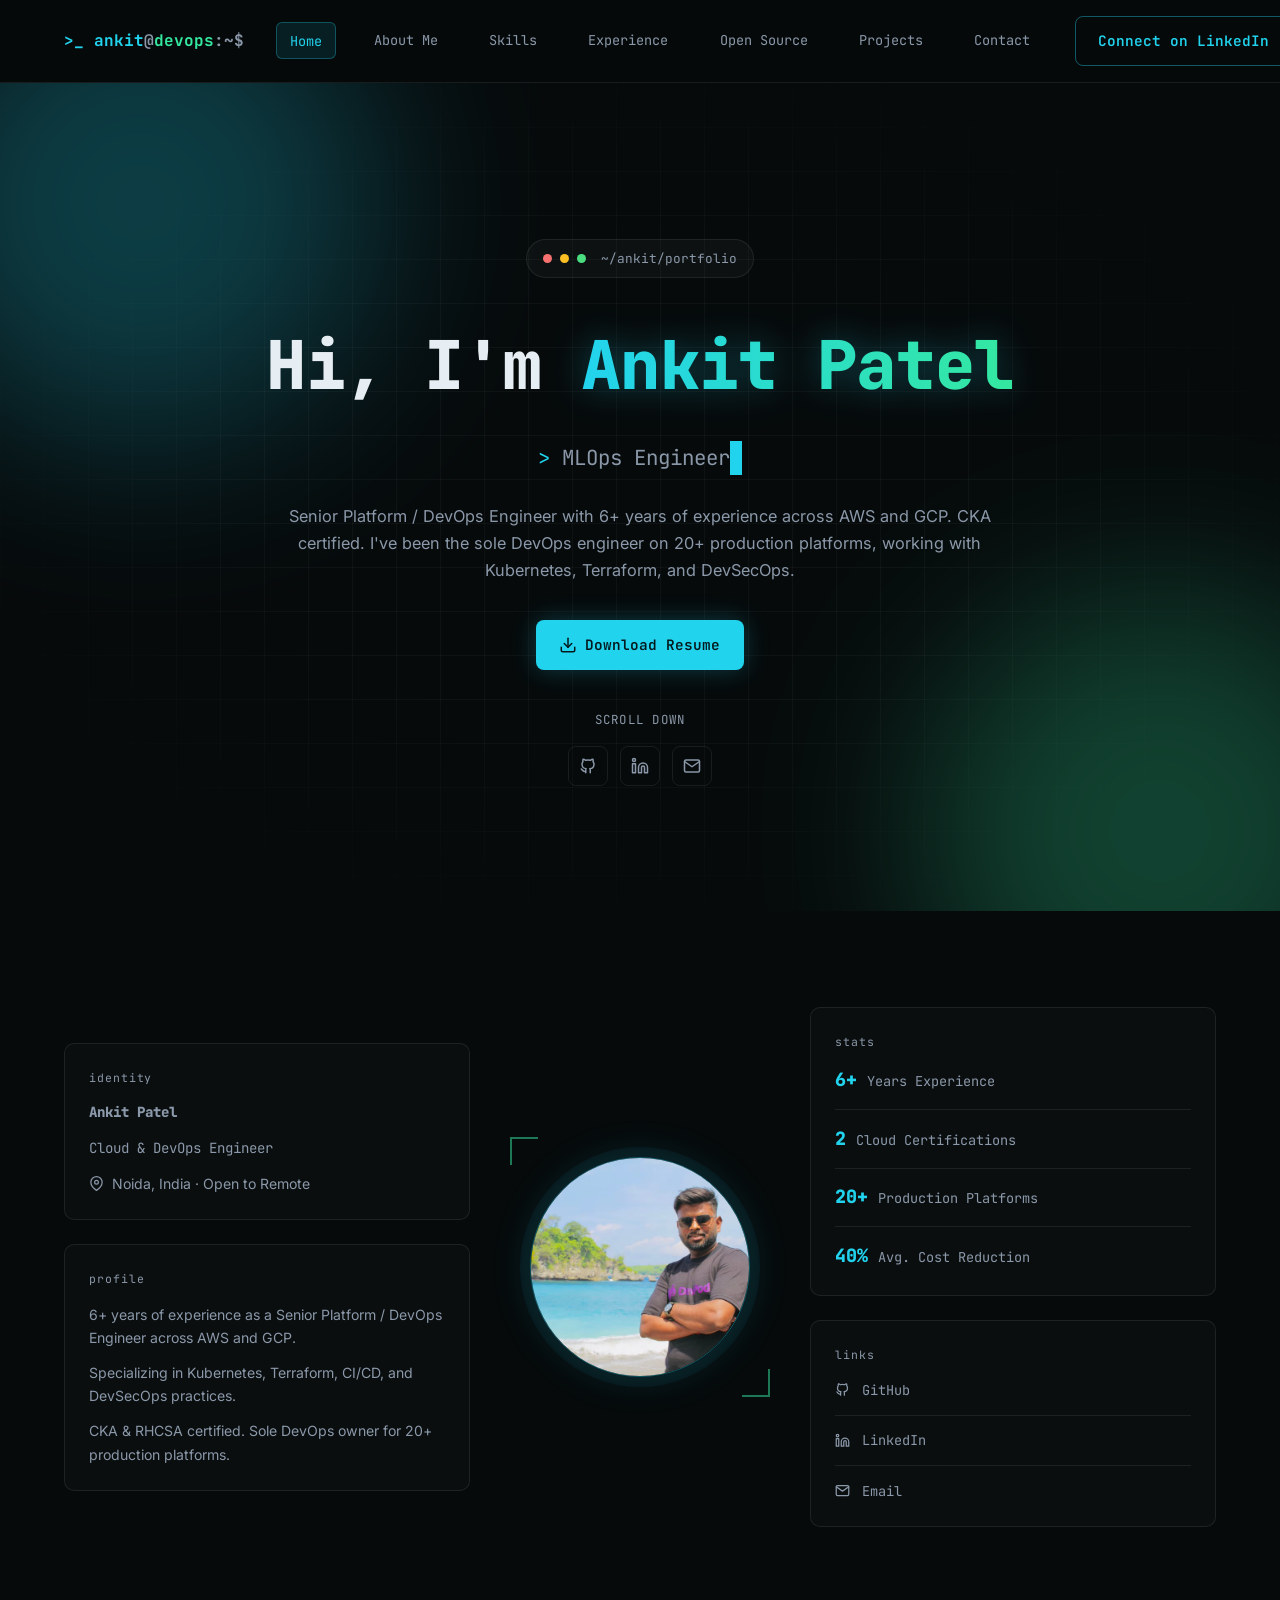
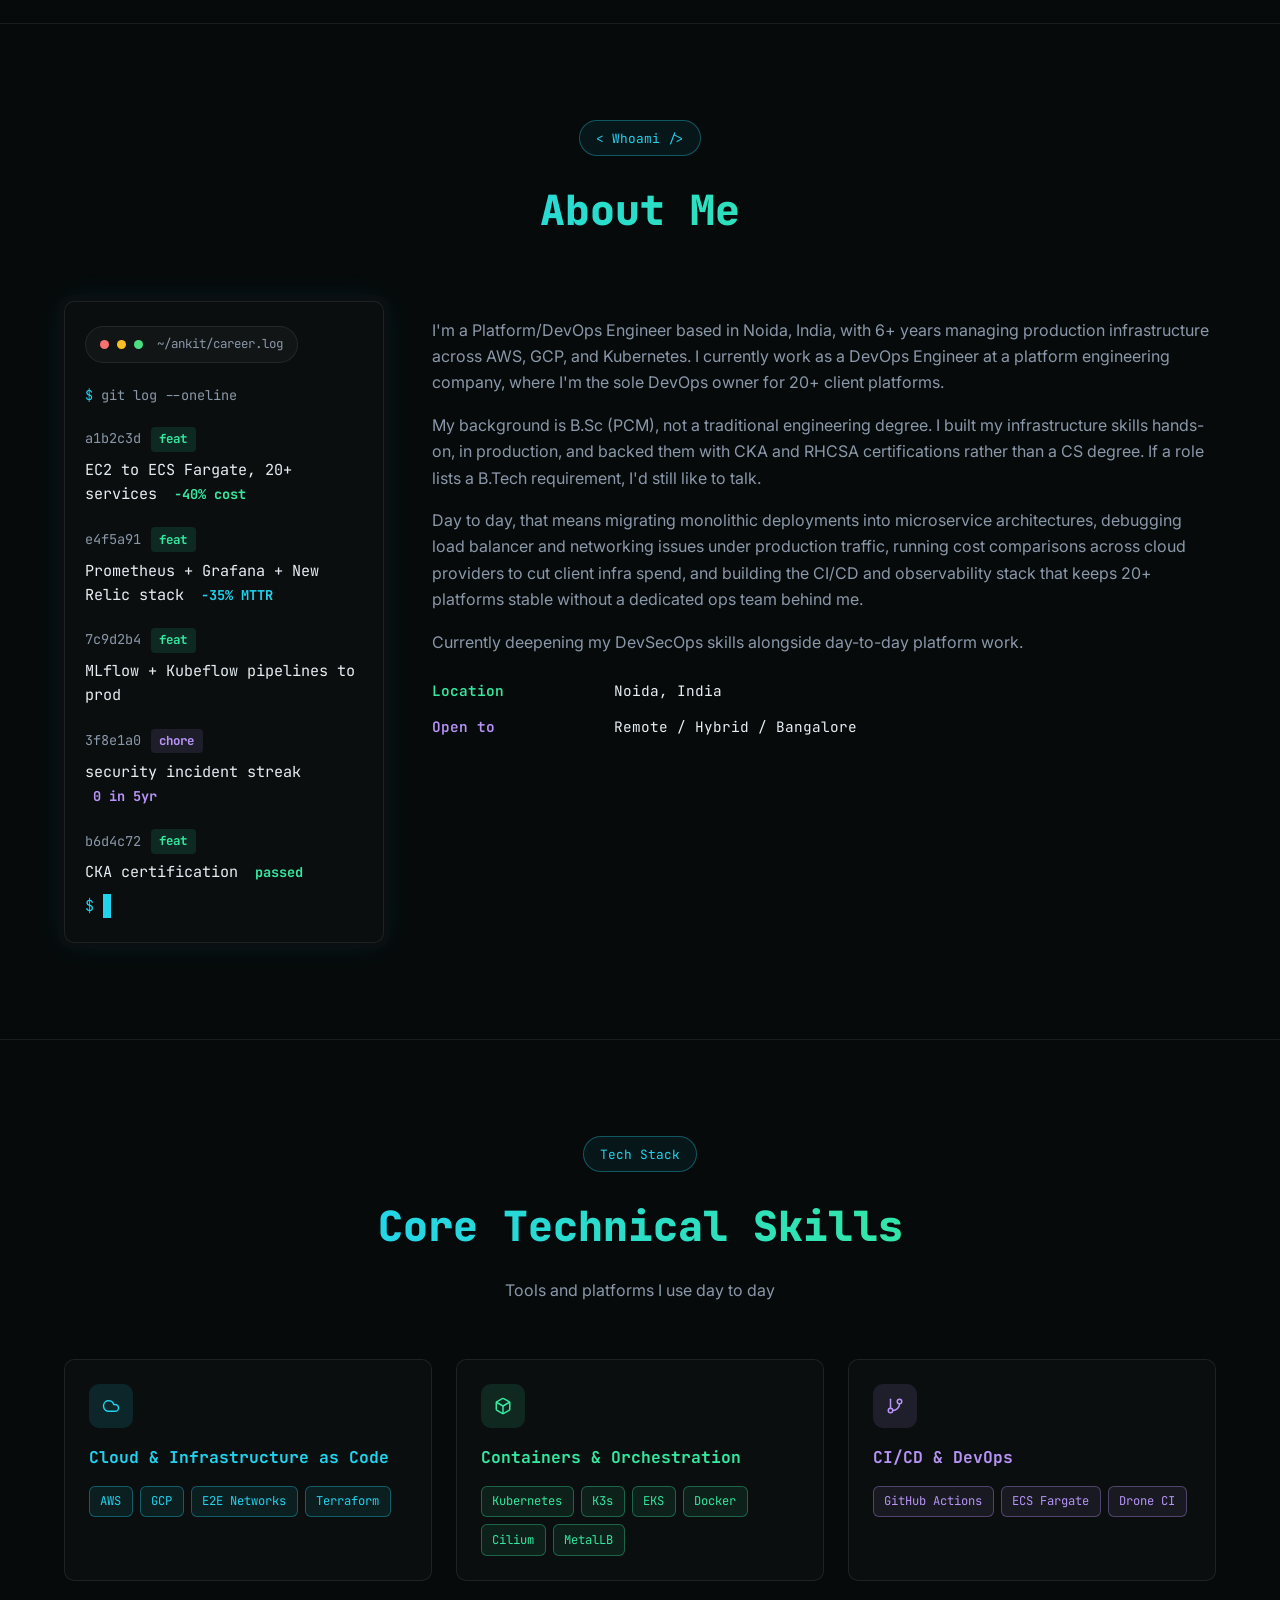
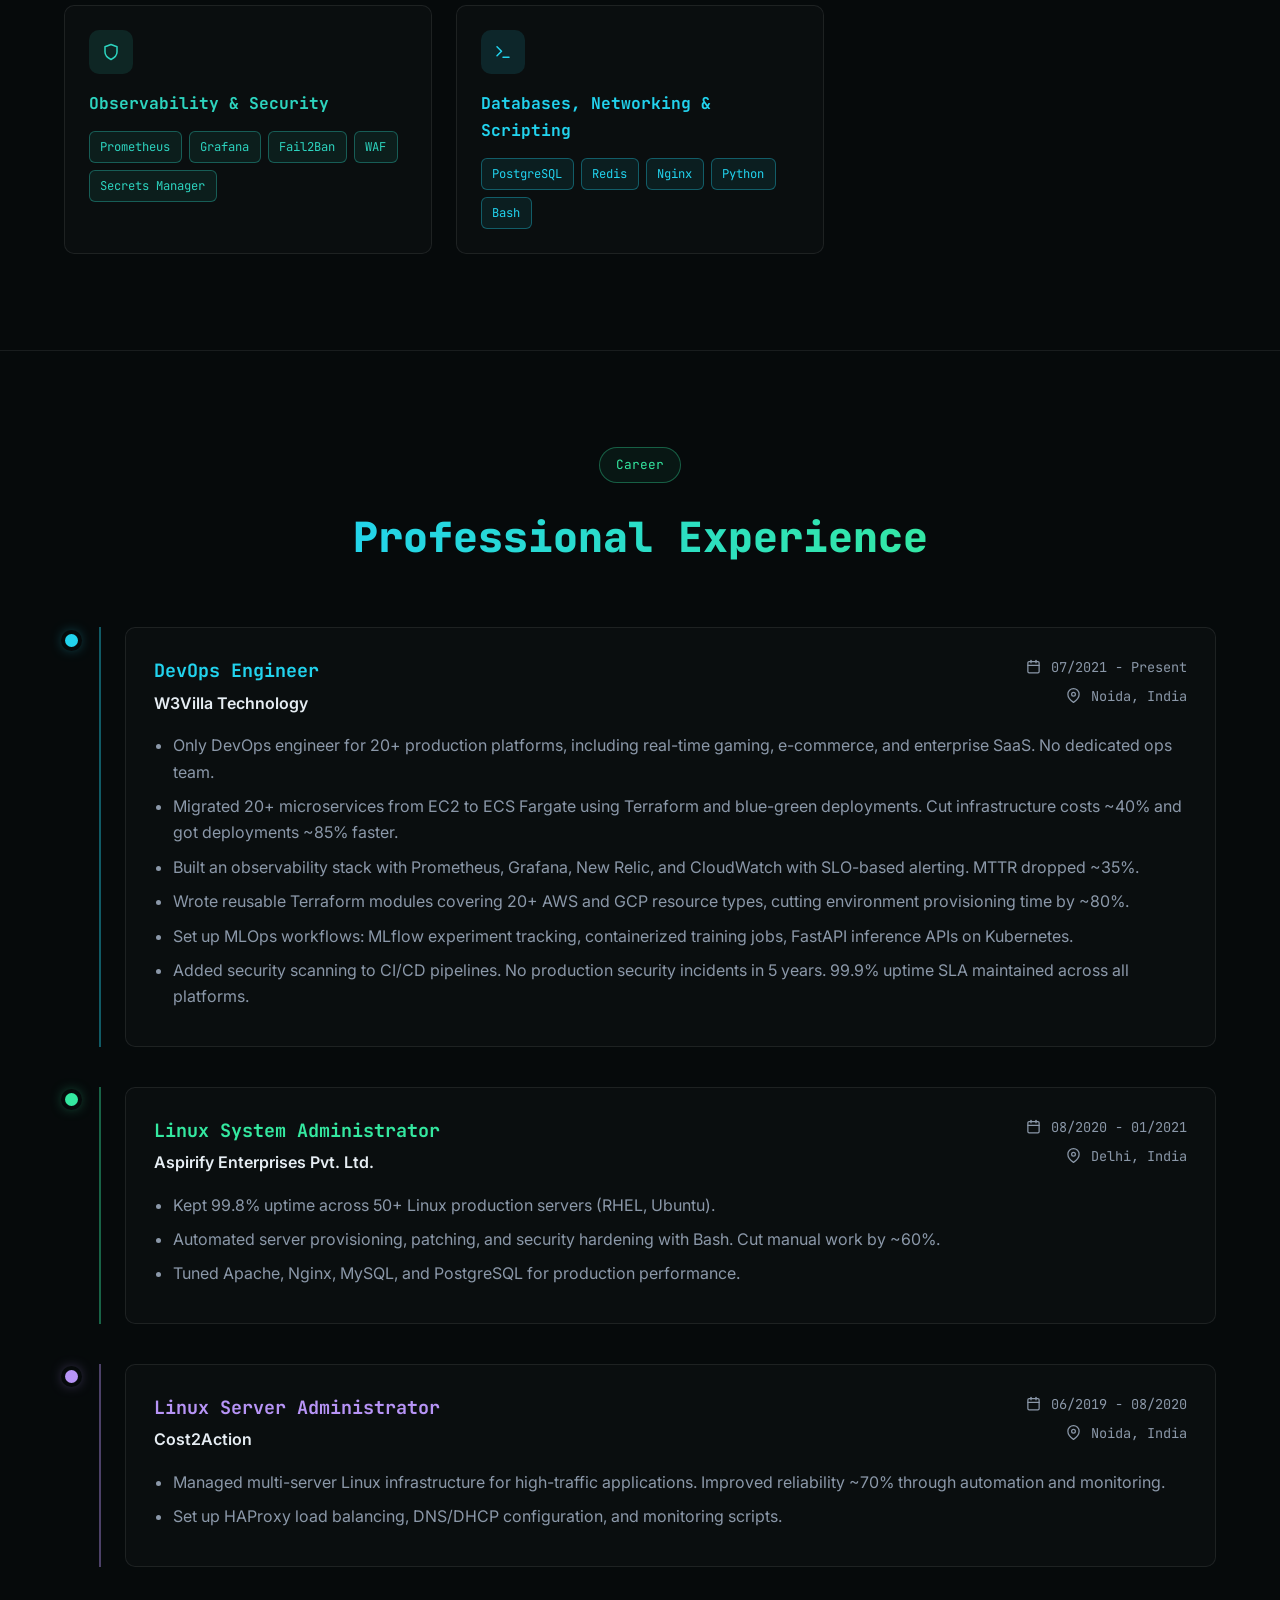
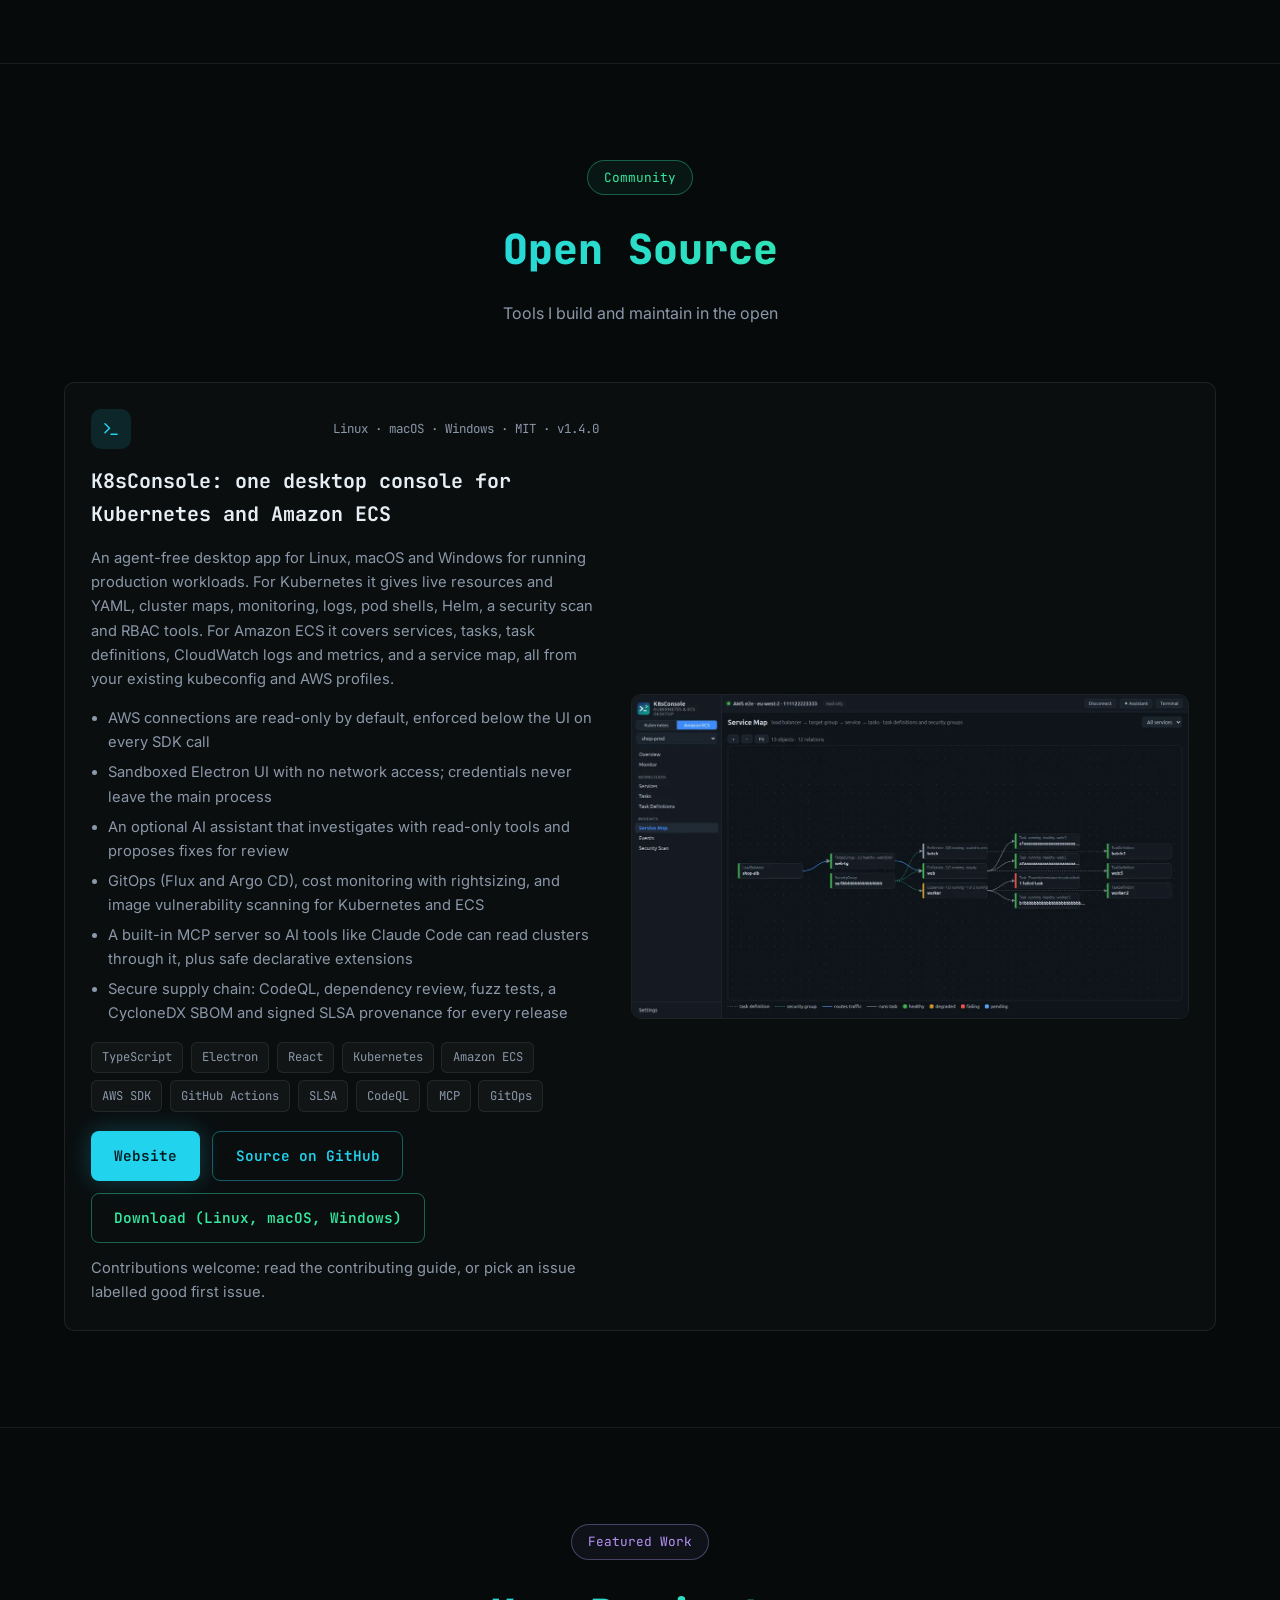
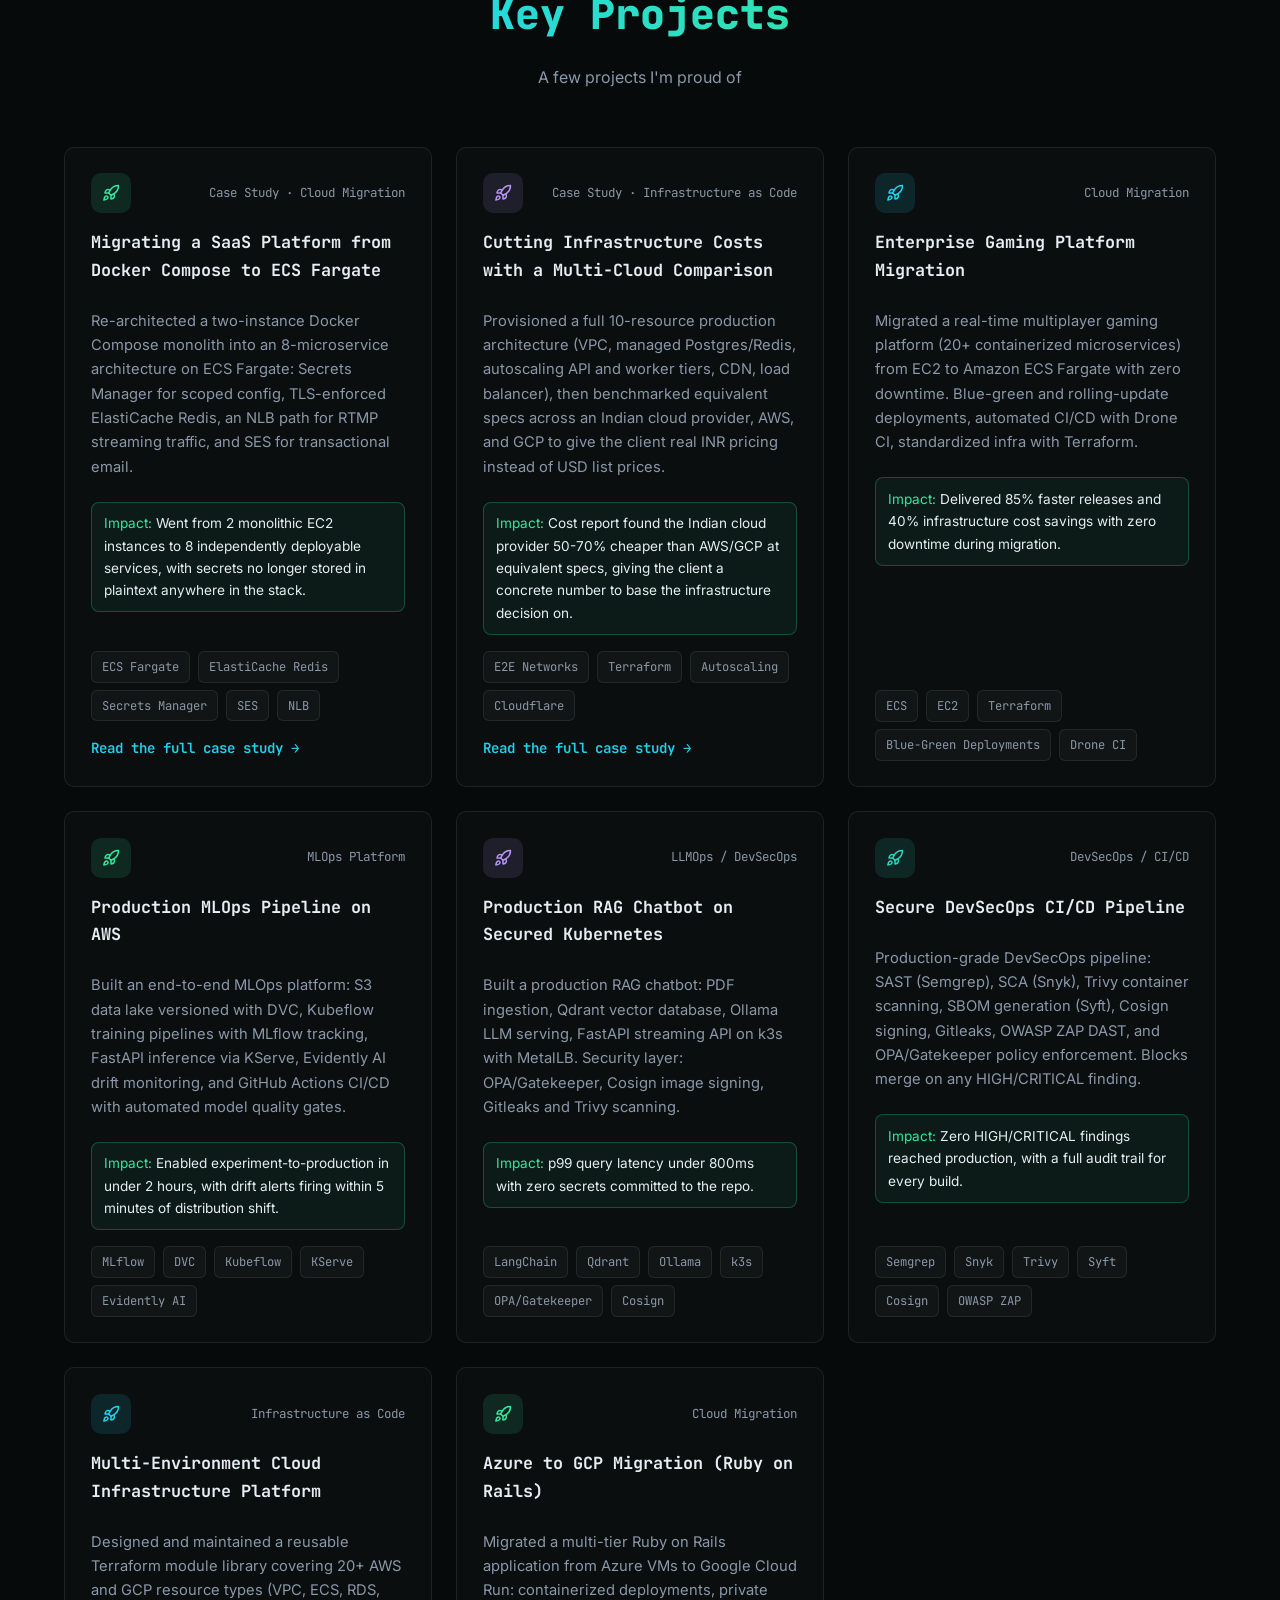
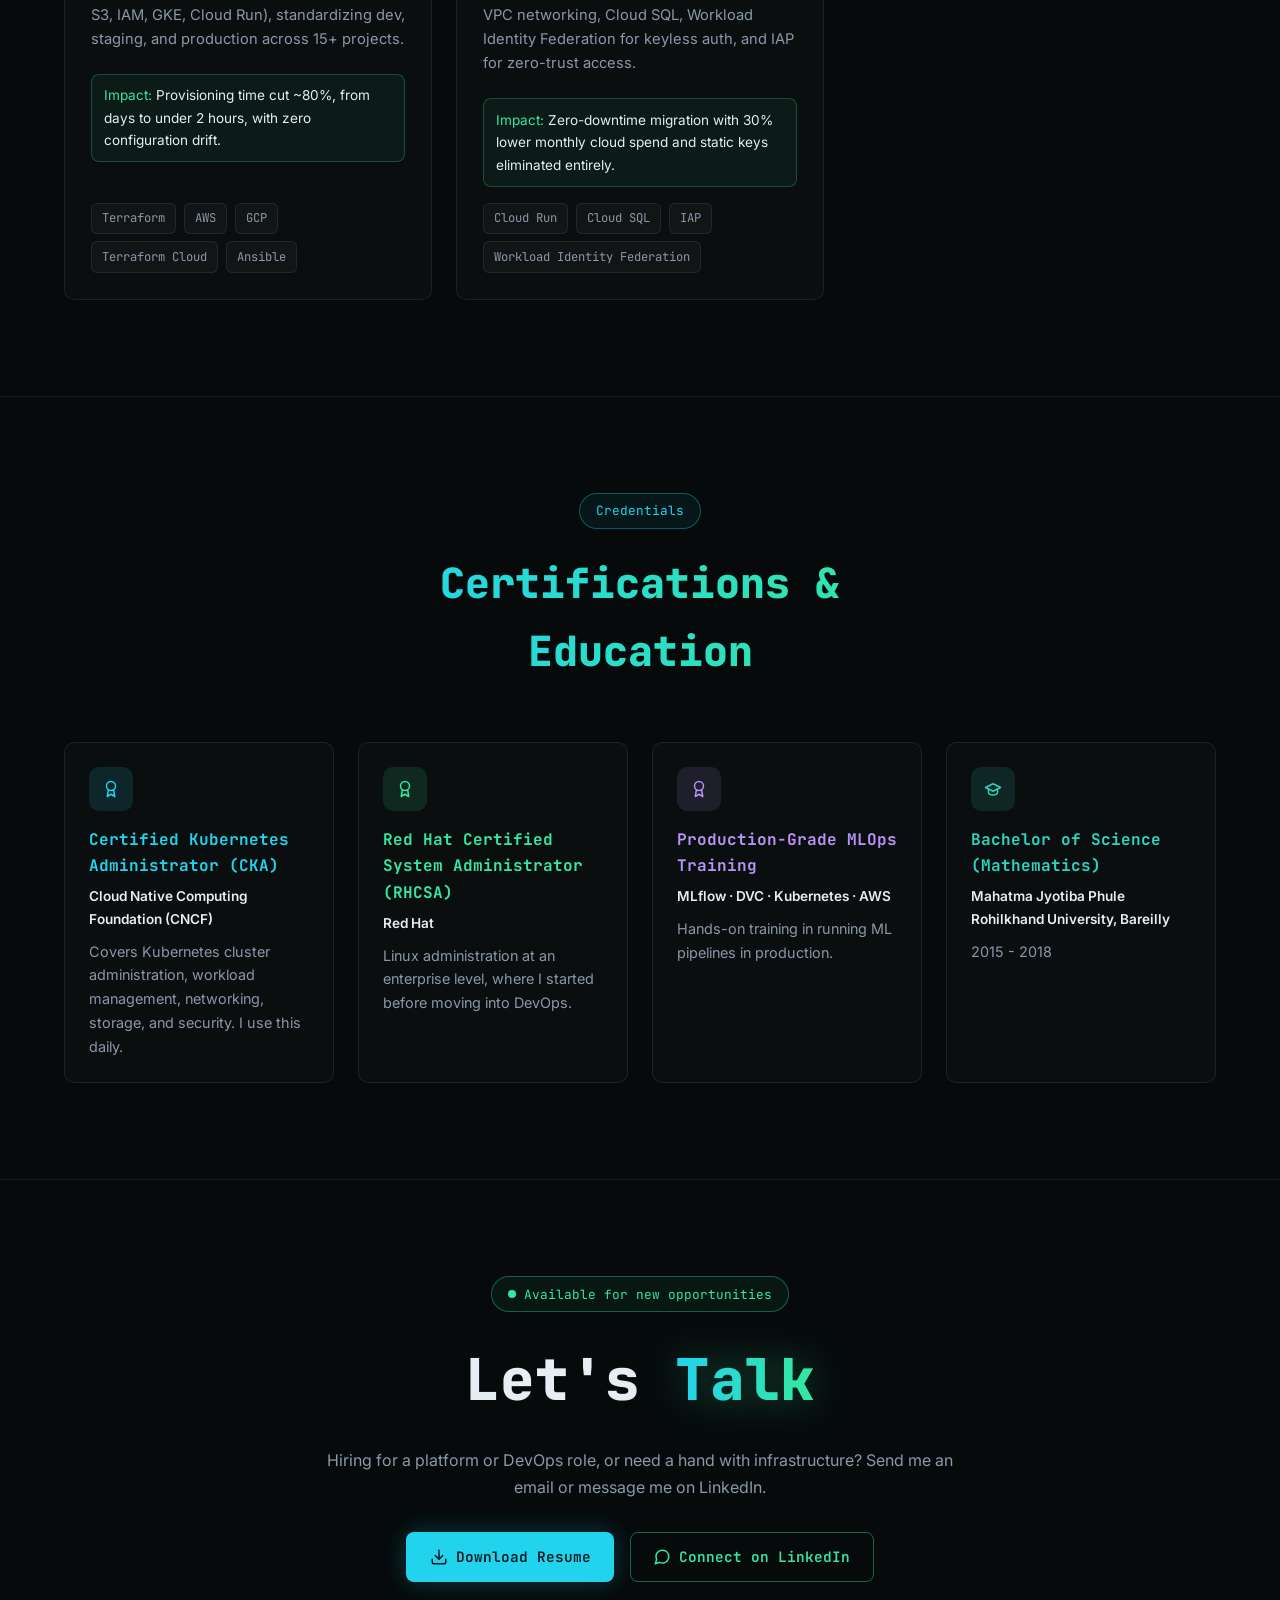
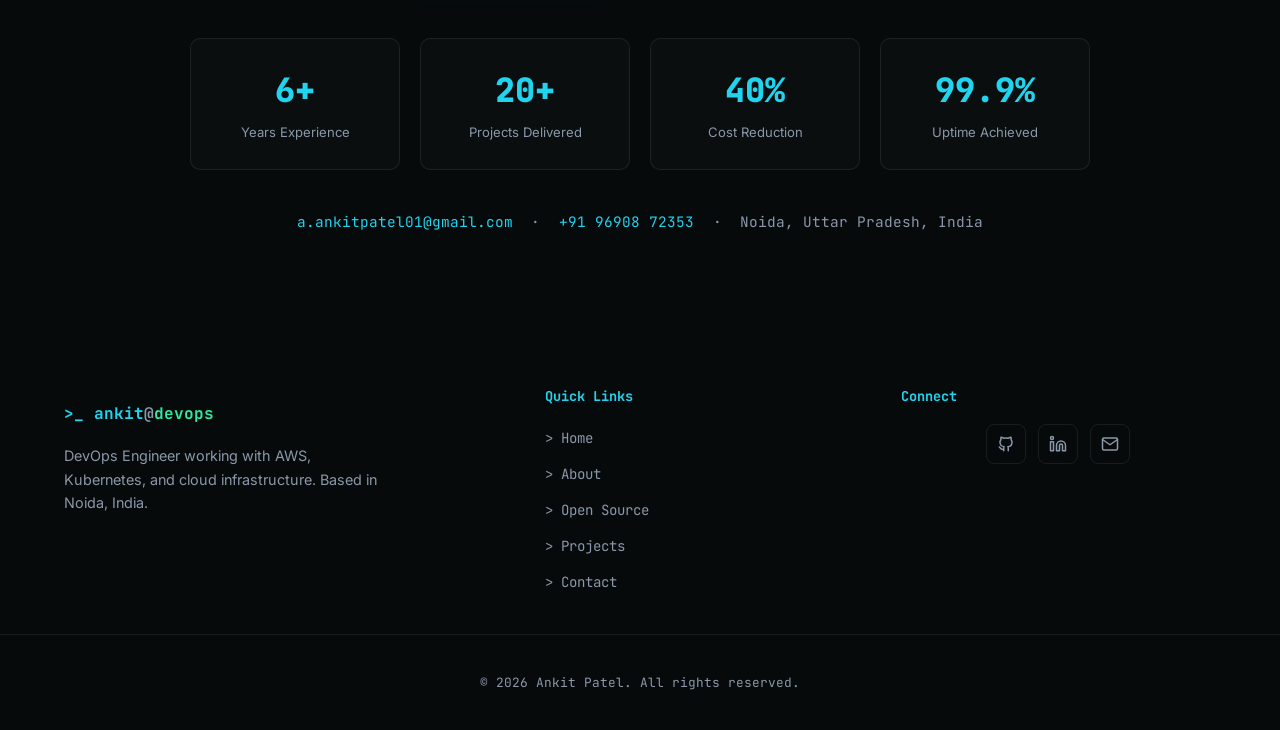
<file: index.html>
<!doctype html>
<html lang="en">
  <head>
    <meta charset="UTF-8" />
    <meta name="viewport" content="width=device-width, initial-scale=1.0" />
    <title>Ankit Patel | Senior Platform Engineer - AWS, Kubernetes, DevSecOps</title>
    <meta name="description" content="Senior Platform / DevOps Engineer with 6+ years owning cloud infrastructure for 20+ production platforms. Expert in AWS, GCP, Kubernetes (CKA), Terraform, and DevSecOps. Based in Noida, India. Open to remote roles." />
    <meta name="keywords" content="DevOps Engineer India, Platform Engineer, AWS Kubernetes Terraform, CKA certified DevOps, Cloud Infrastructure Engineer Noida, DevSecOps, GitHub Actions CI/CD, ECS Fargate, Ankit Patel DevOps" />
    <meta name="author" content="Ankit Patel" />
    <meta name="robots" content="index, follow" />
    <link rel="canonical" href="https://aankitpatel.github.io/" />

    <meta property="og:title" content="Ankit Patel | Senior Platform / DevOps Engineer" />
    <meta property="og:description" content="Sole DevOps owner for 20+ production platforms across AWS and GCP. CKA certified. DevSecOps practitioner." />
    <meta property="og:type" content="website" />
    <meta property="og:url" content="https://aankitpatel.github.io/" />
    <meta property="og:image" content="https://aankitpatel.github.io/assets/profile.jpg" />
    <meta property="og:image:alt" content="Ankit Patel - Senior Platform / DevOps Engineer - AWS, Kubernetes" />
    <meta property="og:site_name" content="Ankit Patel - Platform / DevOps Engineer" />
    <link rel="icon" href="/favicon.ico" sizes="any" />

    <meta name="twitter:card" content="summary_large_image" />
    <meta name="twitter:title" content="Ankit Patel | Senior Platform / DevOps Engineer" />
    <meta name="twitter:description" content="Sole DevOps owner for 20+ production platforms across AWS and GCP. CKA certified. DevSecOps practitioner." />
    <meta name="twitter:image" content="https://aankitpatel.github.io/assets/profile.jpg" />

    <meta name="theme-color" content="#0a0f10" />

    <link rel="preconnect" href="https://fonts.googleapis.com" />
    <link rel="preconnect" href="https://fonts.gstatic.com" crossorigin />
    <link href="https://fonts.googleapis.com/css2?family=Inter:wght@400;500;600;700;800&family=JetBrains+Mono:wght@400;500;600;700;800&display=swap" rel="stylesheet" />
    <link rel="stylesheet" href="assets/style.css" />

    <script type="application/ld+json">
    {
      "@context": "https://schema.org",
      "@type": "Person",
      "name": "Ankit Patel",
      "jobTitle": "Senior Platform / DevOps Engineer",
      "url": "https://aankitpatel.github.io/",
      "email": "a.ankitpatel01@gmail.com",
      "telephone": "+91-96908-72353",
      "address": {
        "@type": "PostalAddress",
        "addressLocality": "Noida",
        "addressRegion": "Uttar Pradesh",
        "addressCountry": "IN"
      },
      "sameAs": [
        "https://linkedin.com/in/ankit-patel-58916516b",
        "https://github.com/aankitpatel"
      ],
      "knowsAbout": ["DevOps", "AWS", "GCP", "Kubernetes", "Terraform", "CI/CD", "DevSecOps", "Docker"]
    }
    </script>
  </head>

  <body>
    <header class="nav" id="nav">
      <div class="nav-inner">
        <a href="#home" class="nav-logo"><span class="prompt-icon">&gt;_</span> <span class="c-cyan">ankit</span><span class="c-dim">@</span><span class="c-green">devops</span><span class="c-dim">:~$</span></a>
        <button class="nav-toggle" id="navToggle" aria-label="Toggle menu" aria-expanded="false">
          <span></span><span></span><span></span>
        </button>
        <nav class="nav-links" id="navLinks">
          <a href="#home" class="active">Home</a>
          <a href="#about">About Me</a>
          <a href="#skills">Skills</a>
          <a href="#experience">Experience</a>
          <a href="#open-source">Open Source</a>
          <a href="#projects">Projects</a>
          <a href="#contact">Contact</a>
        </nav>
        <a href="https://linkedin.com/in/ankit-patel-58916516b" target="_blank" rel="noopener" class="btn btn-outline nav-cta">Connect on LinkedIn</a>
      </div>
    </header>

    <section class="hero" id="home">
      <div class="hero-grid" aria-hidden="true"></div>
      <div class="hero-glow hero-glow-cyan" aria-hidden="true"></div>
      <div class="hero-glow hero-glow-green" aria-hidden="true"></div>
      <div class="hero-inner">
        <div class="term-badge">
          <span class="dot dot-red"></span><span class="dot dot-yellow"></span><span class="dot dot-green"></span>
          <span class="term-path">~/ankit/portfolio</span>
        </div>
        <h1>Hi, I'm <span class="grad-text">Ankit Patel</span></h1>
        <p class="typewriter-line">
          <span class="prompt-arrow">&gt;</span> <span id="typewriter"></span><span class="cursor">&nbsp;</span>
        </p>
        <p class="tagline">
          Senior Platform / DevOps Engineer with 6+ years of experience across AWS and GCP. CKA certified.
          I've been the sole DevOps engineer on 20+ production platforms, working with Kubernetes, Terraform,
          and DevSecOps.
        </p>
        <div class="cta-row">
          <a href="resume.pdf" class="btn btn-primary" download>
            <svg viewBox="0 0 24 24" class="icon"><path d="M21 15v4a2 2 0 0 1-2 2H5a2 2 0 0 1-2-2v-4"/><polyline points="7 10 12 15 17 10"/><line x1="12" y1="15" x2="12" y2="3"/></svg>
            Download Resume
          </a>
        </div>
        <p class="scroll-label">scroll down</p>
        <div class="social-row">
          <a href="https://github.com/aankitpatel" target="_blank" rel="noopener" aria-label="GitHub">
            <svg viewBox="0 0 24 24" class="icon"><path d="M9 19c-4.3 1.4-4.3-2.5-6-3m12 5v-3.5c0-1 .1-1.4-.5-2 2.8-.3 5.5-1.4 5.5-6a4.6 4.6 0 0 0-1.3-3.2 4.2 4.2 0 0 0-.1-3.2s-1.1-.3-3.5 1.3a12.3 12.3 0 0 0-6.2 0C6.5 2.8 5.4 3.1 5.4 3.1a4.2 4.2 0 0 0-.1 3.2A4.6 4.6 0 0 0 4 9.5c0 4.6 2.7 5.7 5.5 6-.6.6-.6 1.2-.5 2V21"/></svg>
          </a>
          <a href="https://linkedin.com/in/ankit-patel-58916516b" target="_blank" rel="noopener" aria-label="LinkedIn">
            <svg viewBox="0 0 24 24" class="icon"><path d="M16 8a6 6 0 0 1 6 6v7h-4v-7a2 2 0 0 0-2-2 2 2 0 0 0-2 2v7h-4v-7a6 6 0 0 1 6-6z"/><rect x="2" y="9" width="4" height="12"/><circle cx="4" cy="4" r="2"/></svg>
          </a>
          <a href="mailto:a.ankitpatel01@gmail.com" aria-label="Email">
            <svg viewBox="0 0 24 24" class="icon"><rect x="2" y="4" width="20" height="16" rx="2"/><polyline points="22 6 12 13 2 6"/></svg>
          </a>
        </div>
      </div>
    </section>

    <section class="section snapshot-section" id="snapshot">
      <div class="container">
        <div class="snapshot-grid">
          <div class="snapshot-col">
            <div class="snapshot-card">
              <span class="snapshot-label">identity</span>
              <p class="snapshot-name">Ankit Patel</p>
              <p class="snapshot-role">Cloud &amp; DevOps Engineer</p>
              <p class="snapshot-loc">
                <svg viewBox="0 0 24 24" class="icon-sm"><path d="M21 10c0 7-9 13-9 13s-9-6-9-13a9 9 0 0 1 18 0z"/><circle cx="12" cy="10" r="3"/></svg>
                Noida, India &middot; Open to Remote
              </p>
            </div>
            <div class="snapshot-card">
              <span class="snapshot-label">profile</span>
              <p>6+ years of experience as a Senior Platform / DevOps Engineer across AWS and GCP.</p>
              <p>Specializing in Kubernetes, Terraform, CI/CD, and DevSecOps practices.</p>
              <p>CKA &amp; RHCSA certified. Sole DevOps owner for 20+ production platforms.</p>
            </div>
          </div>

          <div class="snapshot-photo-wrap">
            <span class="snapshot-corner snapshot-corner-tl" aria-hidden="true"></span>
            <span class="snapshot-corner snapshot-corner-br" aria-hidden="true"></span>
            <div class="snapshot-photo-frame">
              <img src="assets/profile.jpg" alt="Ankit Patel" loading="lazy" width="400" height="400" />
            </div>
          </div>

          <div class="snapshot-col">
            <div class="snapshot-card">
              <span class="snapshot-label">stats</span>
              <ul class="snapshot-stats">
                <li><strong class="c-cyan">6+</strong> Years Experience</li>
                <li><strong class="c-cyan">2</strong> Cloud Certifications</li>
                <li><strong class="c-cyan">20+</strong> Production Platforms</li>
                <li><strong class="c-cyan">40%</strong> Avg. Cost Reduction</li>
              </ul>
            </div>
            <div class="snapshot-card">
              <span class="snapshot-label">links</span>
              <div class="snapshot-links">
                <a href="https://github.com/aankitpatel" target="_blank" rel="noopener">
                  <svg viewBox="0 0 24 24" class="icon-sm"><path d="M9 19c-4.3 1.4-4.3-2.5-6-3m12 5v-3.5c0-1 .1-1.4-.5-2 2.8-.3 5.5-1.4 5.5-6a4.6 4.6 0 0 0-1.3-3.2 4.2 4.2 0 0 0-.1-3.2s-1.1-.3-3.5 1.3a12.3 12.3 0 0 0-6.2 0C6.5 2.8 5.4 3.1 5.4 3.1a4.2 4.2 0 0 0-.1 3.2A4.6 4.6 0 0 0 4 9.5c0 4.6 2.7 5.7 5.5 6-.6.6-.6 1.2-.5 2V21"/></svg>
                  GitHub
                </a>
                <a href="https://linkedin.com/in/ankit-patel-58916516b" target="_blank" rel="noopener">
                  <svg viewBox="0 0 24 24" class="icon-sm"><path d="M16 8a6 6 0 0 1 6 6v7h-4v-7a2 2 0 0 0-2-2 2 2 0 0 0-2 2v7h-4v-7a6 6 0 0 1 6-6z"/><rect x="2" y="9" width="4" height="12"/><circle cx="4" cy="4" r="2"/></svg>
                  LinkedIn
                </a>
                <a href="mailto:a.ankitpatel01@gmail.com">
                  <svg viewBox="0 0 24 24" class="icon-sm"><rect x="2" y="4" width="20" height="16" rx="2"/><polyline points="22 6 12 13 2 6"/></svg>
                  Email
                </a>
              </div>
            </div>
          </div>
        </div>
      </div>
    </section>

    <section class="section" id="about">
      <div class="container">
        <div class="section-head">
          <span class="pill pill-cyan">&lt; Whoami /&gt;</span>
          <h2 class="grad-heading">About Me</h2>
        </div>
        <div class="about-grid">
          <div class="about-visual">
            <div class="term-badge">
              <span class="dot dot-red"></span><span class="dot dot-yellow"></span><span class="dot dot-green"></span>
              <span class="term-path">~/ankit/career.log</span>
            </div>
            <div class="git-log">
              <p class="git-cmd"><span class="prompt-arrow">$</span> git log --oneline</p>
              <div class="git-line" style="--i:0">
                <div class="git-line-top">
                  <span class="git-hash">a1b2c3d</span><span class="git-type feat">feat</span>
                </div>
                <p class="git-msg">EC2 to ECS Fargate, 20+ services <span class="git-stat c-green">-40% cost</span></p>
              </div>
              <div class="git-line" style="--i:1">
                <div class="git-line-top">
                  <span class="git-hash">e4f5a91</span><span class="git-type feat">feat</span>
                </div>
                <p class="git-msg">Prometheus + Grafana + New Relic stack <span class="git-stat c-cyan">-35% MTTR</span></p>
              </div>
              <div class="git-line" style="--i:2">
                <div class="git-line-top">
                  <span class="git-hash">7c9d2b4</span><span class="git-type feat">feat</span>
                </div>
                <p class="git-msg">MLflow + Kubeflow pipelines to prod</p>
              </div>
              <div class="git-line" style="--i:3">
                <div class="git-line-top">
                  <span class="git-hash">3f8e1a0</span><span class="git-type chore">chore</span>
                </div>
                <p class="git-msg">security incident streak <span class="git-stat c-purple">0 in 5yr</span></p>
              </div>
              <div class="git-line" style="--i:4">
                <div class="git-line-top">
                  <span class="git-hash">b6d4c72</span><span class="git-type feat">feat</span>
                </div>
                <p class="git-msg">CKA certification <span class="git-stat c-green">passed</span></p>
              </div>
              <p class="git-cursor"><span class="prompt-arrow">$</span> <span class="cursor">&nbsp;</span></p>
            </div>
          </div>
          <div class="about-copy">
            <p>
              I'm a Platform/DevOps Engineer based in Noida, India, with 6+ years managing production
              infrastructure across AWS, GCP, and Kubernetes. I currently work as a DevOps Engineer at a
              platform engineering company, where I'm the sole DevOps owner for 20+ client platforms.
            </p>
            <p>
              My background is B.Sc (PCM), not a traditional engineering degree. I built my infrastructure
              skills hands-on, in production, and backed them with CKA and RHCSA certifications rather than
              a CS degree. If a role lists a B.Tech requirement, I'd still like to talk.
            </p>
            <p>
              Day to day, that means migrating monolithic deployments into microservice architectures,
              debugging load balancer and networking issues under production traffic, running cost
              comparisons across cloud providers to cut client infra spend, and building the CI/CD and
              observability stack that keeps 20+ platforms stable without a dedicated ops team behind me.
            </p>
            <p>
              Currently deepening my DevSecOps skills alongside day-to-day platform work.
            </p>
            <div class="about-meta">
              <div><span class="label c-green">Location</span><span>Noida, India</span></div>
              <div><span class="label c-purple">Open to</span><span>Remote / Hybrid / Bangalore</span></div>
            </div>
          </div>
        </div>
      </div>
    </section>

    <section class="section" id="skills">
      <div class="container">
        <div class="section-head">
          <span class="pill pill-cyan">Tech Stack</span>
          <h2 class="grad-heading">Core Technical Skills</h2>
          <p class="section-sub">Tools and platforms I use day to day</p>
        </div>
        <div class="skills-grid">

          <div class="skill-card accent-cyan">
            <div class="skill-icon"><svg viewBox="0 0 24 24" class="icon"><path d="M17.5 19H9a7 7 0 1 1 6.71-9h1.79a4.5 4.5 0 1 1 0 9Z"/></svg></div>
            <h3>Cloud &amp; Infrastructure as Code</h3>
            <div class="tags">
              <span>AWS</span><span>GCP</span><span>E2E Networks</span><span>Terraform</span>
            </div>
          </div>

          <div class="skill-card accent-green">
            <div class="skill-icon"><svg viewBox="0 0 24 24" class="icon"><path d="M21 8a2 2 0 0 0-1-1.73l-7-4a2 2 0 0 0-2 0l-7 4A2 2 0 0 0 3 8v8a2 2 0 0 0 1 1.73l7 4a2 2 0 0 0 2 0l7-4a2 2 0 0 0 1-1.73Z"/><path d="m3.3 7 8.7 5 8.7-5"/><path d="M12 22V12"/></svg></div>
            <h3>Containers &amp; Orchestration</h3>
            <div class="tags">
              <span>Kubernetes</span><span>K3s</span><span>EKS</span><span>Docker</span><span>Cilium</span><span>MetalLB</span>
            </div>
          </div>

          <div class="skill-card accent-purple">
            <div class="skill-icon"><svg viewBox="0 0 24 24" class="icon"><line x1="6" y1="3" x2="6" y2="15"/><circle cx="18" cy="6" r="3"/><circle cx="6" cy="18" r="3"/><path d="M18 9a9 9 0 0 1-9 9"/></svg></div>
            <h3>CI/CD &amp; DevOps</h3>
            <div class="tags">
              <span>GitHub Actions</span><span>ECS Fargate</span><span>Drone CI</span>
            </div>
          </div>

          <div class="skill-card accent-teal">
            <div class="skill-icon"><svg viewBox="0 0 24 24" class="icon"><path d="M12 22s8-4 8-10V5l-8-3-8 3v7c0 6 8 10 8 10z"/></svg></div>
            <h3>Observability &amp; Security</h3>
            <div class="tags">
              <span>Prometheus</span><span>Grafana</span><span>Fail2Ban</span><span>WAF</span><span>Secrets Manager</span>
            </div>
          </div>

          <div class="skill-card accent-cyan">
            <div class="skill-icon"><svg viewBox="0 0 24 24" class="icon"><polyline points="4 17 10 11 4 5"/><line x1="12" y1="19" x2="20" y2="19"/></svg></div>
            <h3>Databases, Networking &amp; Scripting</h3>
            <div class="tags">
              <span>PostgreSQL</span><span>Redis</span><span>Nginx</span><span>Python</span><span>Bash</span>
            </div>
          </div>

        </div>
      </div>
    </section>

    <section class="section" id="experience">
      <div class="container">
        <div class="section-head">
          <span class="pill pill-green">Career</span>
          <h2 class="grad-heading">Professional Experience</h2>
        </div>
        <div class="timeline">

          <div class="timeline-item accent-cyan">
            <div class="timeline-marker"></div>
            <div class="timeline-content">
              <div class="timeline-head">
                <div>
                  <h3>DevOps Engineer</h3>
                  <p class="timeline-company">W3Villa Technology</p>
                </div>
                <div class="timeline-meta">
                  <span><svg viewBox="0 0 24 24" class="icon-sm"><rect x="3" y="4" width="18" height="18" rx="2"/><line x1="16" y1="2" x2="16" y2="6"/><line x1="8" y1="2" x2="8" y2="6"/><line x1="3" y1="10" x2="21" y2="10"/></svg> 07/2021 - Present</span>
                  <span><svg viewBox="0 0 24 24" class="icon-sm"><path d="M21 10c0 7-9 13-9 13s-9-6-9-13a9 9 0 0 1 18 0z"/><circle cx="12" cy="10" r="3"/></svg> Noida, India</span>
                </div>
              </div>
              <ul>
                <li>Only DevOps engineer for 20+ production platforms, including real-time gaming, e-commerce, and enterprise SaaS. No dedicated ops team.</li>
                <li>Migrated 20+ microservices from EC2 to ECS Fargate using Terraform and blue-green deployments. Cut infrastructure costs ~40% and got deployments ~85% faster.</li>
                <li>Built an observability stack with Prometheus, Grafana, New Relic, and CloudWatch with SLO-based alerting. MTTR dropped ~35%.</li>
                <li>Wrote reusable Terraform modules covering 20+ AWS and GCP resource types, cutting environment provisioning time by ~80%.</li>
                <li>Set up MLOps workflows: MLflow experiment tracking, containerized training jobs, FastAPI inference APIs on Kubernetes.</li>
                <li>Added security scanning to CI/CD pipelines. No production security incidents in 5 years. 99.9% uptime SLA maintained across all platforms.</li>
              </ul>
            </div>
          </div>

          <div class="timeline-item accent-green">
            <div class="timeline-marker"></div>
            <div class="timeline-content">
              <div class="timeline-head">
                <div>
                  <h3>Linux System Administrator</h3>
                  <p class="timeline-company">Aspirify Enterprises Pvt. Ltd.</p>
                </div>
                <div class="timeline-meta">
                  <span><svg viewBox="0 0 24 24" class="icon-sm"><rect x="3" y="4" width="18" height="18" rx="2"/><line x1="16" y1="2" x2="16" y2="6"/><line x1="8" y1="2" x2="8" y2="6"/><line x1="3" y1="10" x2="21" y2="10"/></svg> 08/2020 - 01/2021</span>
                  <span><svg viewBox="0 0 24 24" class="icon-sm"><path d="M21 10c0 7-9 13-9 13s-9-6-9-13a9 9 0 0 1 18 0z"/><circle cx="12" cy="10" r="3"/></svg> Delhi, India</span>
                </div>
              </div>
              <ul>
                <li>Kept 99.8% uptime across 50+ Linux production servers (RHEL, Ubuntu).</li>
                <li>Automated server provisioning, patching, and security hardening with Bash. Cut manual work by ~60%.</li>
                <li>Tuned Apache, Nginx, MySQL, and PostgreSQL for production performance.</li>
              </ul>
            </div>
          </div>

          <div class="timeline-item accent-purple">
            <div class="timeline-marker"></div>
            <div class="timeline-content">
              <div class="timeline-head">
                <div>
                  <h3>Linux Server Administrator</h3>
                  <p class="timeline-company">Cost2Action</p>
                </div>
                <div class="timeline-meta">
                  <span><svg viewBox="0 0 24 24" class="icon-sm"><rect x="3" y="4" width="18" height="18" rx="2"/><line x1="16" y1="2" x2="16" y2="6"/><line x1="8" y1="2" x2="8" y2="6"/><line x1="3" y1="10" x2="21" y2="10"/></svg> 06/2019 - 08/2020</span>
                  <span><svg viewBox="0 0 24 24" class="icon-sm"><path d="M21 10c0 7-9 13-9 13s-9-6-9-13a9 9 0 0 1 18 0z"/><circle cx="12" cy="10" r="3"/></svg> Noida, India</span>
                </div>
              </div>
              <ul>
                <li>Managed multi-server Linux infrastructure for high-traffic applications. Improved reliability ~70% through automation and monitoring.</li>
                <li>Set up HAProxy load balancing, DNS/DHCP configuration, and monitoring scripts.</li>
              </ul>
            </div>
          </div>

        </div>
      </div>
    </section>

    <section class="section" id="open-source">
      <div class="container">
        <div class="section-head">
          <span class="pill pill-green">Community</span>
          <h2 class="grad-heading">Open Source</h2>
          <p class="section-sub">Tools I build and maintain in the open</p>
        </div>
        <article class="project-card accent-cyan oss-card">
          <div class="oss-body">
            <div class="project-top">
              <div class="project-icon"><svg viewBox="0 0 24 24" class="icon"><polyline points="4 17 10 11 4 5"/><line x1="12" y1="19" x2="20" y2="19"/></svg></div>
              <span class="project-date">Linux &middot; macOS &middot; Windows &middot; MIT &middot; v1.4.0</span>
            </div>
            <h3>K8sConsole: one desktop console for Kubernetes and Amazon ECS</h3>
            <p>An agent-free desktop app for Linux, macOS and Windows for running production workloads. For Kubernetes it gives live resources and YAML, cluster maps, monitoring, logs, pod shells, Helm, a security scan and RBAC tools. For Amazon ECS it covers services, tasks, task definitions, CloudWatch logs and metrics, and a service map, all from your existing kubeconfig and AWS profiles.</p>
            <ul class="oss-points">
              <li>AWS connections are read-only by default, enforced below the UI on every SDK call</li>
              <li>Sandboxed Electron UI with no network access; credentials never leave the main process</li>
              <li>An optional AI assistant that investigates with read-only tools and proposes fixes for review</li>
              <li>GitOps (Flux and Argo CD), cost monitoring with rightsizing, and image vulnerability scanning for Kubernetes and ECS</li>
              <li>A built-in MCP server so AI tools like Claude Code can read clusters through it, plus safe declarative extensions</li>
              <li>Secure supply chain: CodeQL, dependency review, fuzz tests, a CycloneDX SBOM and signed SLSA provenance for every release</li>
            </ul>
            <div class="tags"><span>TypeScript</span><span>Electron</span><span>React</span><span>Kubernetes</span><span>Amazon ECS</span><span>AWS SDK</span><span>GitHub Actions</span><span>SLSA</span><span>CodeQL</span><span>MCP</span><span>GitOps</span></div>
            <div class="oss-links">
              <a class="btn btn-primary" href="https://aankitpatel.github.io/k8sconsole/" target="_blank" rel="noopener">Website</a>
              <a class="btn btn-outline-cyan" href="https://github.com/AAnkitpatel/k8sconsole" target="_blank" rel="noopener">Source on GitHub</a>
              <a class="btn btn-outline-green" href="https://github.com/AAnkitpatel/k8sconsole/releases/latest" target="_blank" rel="noopener">Download (Linux, macOS, Windows)</a>
            </div>
            <p class="oss-note">Contributions welcome: read the <a href="https://github.com/AAnkitpatel/k8sconsole/blob/main/CONTRIBUTING.md" target="_blank" rel="noopener">contributing guide</a>, or pick an issue labelled <a href="https://github.com/AAnkitpatel/k8sconsole/labels/good%20first%20issue" target="_blank" rel="noopener">good first issue</a>.</p>
          </div>
          <a class="oss-shot" href="https://aankitpatel.github.io/k8sconsole/" target="_blank" rel="noopener">
            <img src="assets/k8sconsole.webp" width="1200" height="695" loading="lazy" alt="K8sConsole Amazon ECS service map: load balancer, target group, services, tasks and task definitions, coloured by health" />
          </a>
        </article>
      </div>
    </section>

    <section class="section" id="projects">
      <div class="container">
        <div class="section-head">
          <span class="pill pill-purple">Featured Work</span>
          <h2 class="grad-heading">Key Projects</h2>
          <p class="section-sub">A few projects I'm proud of</p>
        </div>
        <div class="projects-grid">

          <article class="project-card accent-green case-study">
            <div class="project-top">
              <div class="project-icon"><svg viewBox="0 0 24 24" class="icon"><path d="M4.5 16.5c-1.5 1.26-2 5-2 5s3.74-.5 5-2c.71-.84.7-2.13-.09-2.91a2.18 2.18 0 0 0-2.91-.09z"/><path d="m12 15-3-3a22 22 0 0 1 2-3.95A12.88 12.88 0 0 1 22 2c0 2.72-.78 7.5-6 11a22.35 22.35 0 0 1-4 2z"/><path d="M9 12H4s.55-3.03 2-4c1.62-1.08 5 0 5 0"/><path d="M12 15v5s3.03-.55 4-2c1.08-1.62 0-5 0-5"/></svg></div>
              <span class="project-date">Case Study &middot; Cloud Migration</span>
            </div>
            <h3>Migrating a SaaS Platform from Docker Compose to ECS Fargate</h3>
            <p>Re-architected a two-instance Docker Compose monolith into an 8-microservice architecture on ECS Fargate: Secrets Manager for scoped config, TLS-enforced ElastiCache Redis, an NLB path for RTMP streaming traffic, and SES for transactional email.</p>
            <p class="impact"><span class="c-green">Impact:</span> Went from 2 monolithic EC2 instances to 8 independently deployable services, with secrets no longer stored in plaintext anywhere in the stack.</p>
            <div class="tags"><span>ECS Fargate</span><span>ElastiCache Redis</span><span>Secrets Manager</span><span>SES</span><span>NLB</span></div>
            <a class="post-preview-link case-study-link" href="case-studies/ecs-migration.html">Read the full case study &rarr;</a>
          </article>

          <article class="project-card accent-purple case-study">
            <div class="project-top">
              <div class="project-icon"><svg viewBox="0 0 24 24" class="icon"><path d="M4.5 16.5c-1.5 1.26-2 5-2 5s3.74-.5 5-2c.71-.84.7-2.13-.09-2.91a2.18 2.18 0 0 0-2.91-.09z"/><path d="m12 15-3-3a22 22 0 0 1 2-3.95A12.88 12.88 0 0 1 22 2c0 2.72-.78 7.5-6 11a22.35 22.35 0 0 1-4 2z"/><path d="M9 12H4s.55-3.03 2-4c1.62-1.08 5 0 5 0"/><path d="M12 15v5s3.03-.55 4-2c1.08-1.62 0-5 0-5"/></svg></div>
              <span class="project-date">Case Study &middot; Infrastructure as Code</span>
            </div>
            <h3>Cutting Infrastructure Costs with a Multi-Cloud Comparison</h3>
            <p>Provisioned a full 10-resource production architecture (VPC, managed Postgres/Redis, autoscaling API and worker tiers, CDN, load balancer), then benchmarked equivalent specs across an Indian cloud provider, AWS, and GCP to give the client real INR pricing instead of USD list prices.</p>
            <p class="impact"><span class="c-green">Impact:</span> Cost report found the Indian cloud provider 50-70% cheaper than AWS/GCP at equivalent specs, giving the client a concrete number to base the infrastructure decision on.</p>
            <div class="tags"><span>E2E Networks</span><span>Terraform</span><span>Autoscaling</span><span>Cloudflare</span></div>
            <a class="post-preview-link case-study-link" href="case-studies/cloud-cost-comparison.html">Read the full case study &rarr;</a>
          </article>

          <article class="project-card accent-cyan">
            <div class="project-top">
              <div class="project-icon"><svg viewBox="0 0 24 24" class="icon"><path d="M4.5 16.5c-1.5 1.26-2 5-2 5s3.74-.5 5-2c.71-.84.7-2.13-.09-2.91a2.18 2.18 0 0 0-2.91-.09z"/><path d="m12 15-3-3a22 22 0 0 1 2-3.95A12.88 12.88 0 0 1 22 2c0 2.72-.78 7.5-6 11a22.35 22.35 0 0 1-4 2z"/><path d="M9 12H4s.55-3.03 2-4c1.62-1.08 5 0 5 0"/><path d="M12 15v5s3.03-.55 4-2c1.08-1.62 0-5 0-5"/></svg></div>
              <span class="project-date">Cloud Migration</span>
            </div>
            <h3>Enterprise Gaming Platform Migration</h3>
            <p>Migrated a real-time multiplayer gaming platform (20+ containerized microservices) from EC2 to Amazon ECS Fargate with zero downtime. Blue-green and rolling-update deployments, automated CI/CD with Drone CI, standardized infra with Terraform.</p>
            <p class="impact"><span class="c-green">Impact:</span> Delivered 85% faster releases and 40% infrastructure cost savings with zero downtime during migration.</p>
            <div class="tags"><span>ECS</span><span>EC2</span><span>Terraform</span><span>Blue-Green Deployments</span><span>Drone CI</span></div>
          </article>

          <article class="project-card accent-green">
            <div class="project-top">
              <div class="project-icon"><svg viewBox="0 0 24 24" class="icon"><path d="M4.5 16.5c-1.5 1.26-2 5-2 5s3.74-.5 5-2c.71-.84.7-2.13-.09-2.91a2.18 2.18 0 0 0-2.91-.09z"/><path d="m12 15-3-3a22 22 0 0 1 2-3.95A12.88 12.88 0 0 1 22 2c0 2.72-.78 7.5-6 11a22.35 22.35 0 0 1-4 2z"/><path d="M9 12H4s.55-3.03 2-4c1.62-1.08 5 0 5 0"/><path d="M12 15v5s3.03-.55 4-2c1.08-1.62 0-5 0-5"/></svg></div>
              <span class="project-date">MLOps Platform</span>
            </div>
            <h3>Production MLOps Pipeline on AWS</h3>
            <p>Built an end-to-end MLOps platform: S3 data lake versioned with DVC, Kubeflow training pipelines with MLflow tracking, FastAPI inference via KServe, Evidently AI drift monitoring, and GitHub Actions CI/CD with automated model quality gates.</p>
            <p class="impact"><span class="c-green">Impact:</span> Enabled experiment-to-production in under 2 hours, with drift alerts firing within 5 minutes of distribution shift.</p>
            <div class="tags"><span>MLflow</span><span>DVC</span><span>Kubeflow</span><span>KServe</span><span>Evidently AI</span></div>
          </article>

          <article class="project-card accent-purple">
            <div class="project-top">
              <div class="project-icon"><svg viewBox="0 0 24 24" class="icon"><path d="M4.5 16.5c-1.5 1.26-2 5-2 5s3.74-.5 5-2c.71-.84.7-2.13-.09-2.91a2.18 2.18 0 0 0-2.91-.09z"/><path d="m12 15-3-3a22 22 0 0 1 2-3.95A12.88 12.88 0 0 1 22 2c0 2.72-.78 7.5-6 11a22.35 22.35 0 0 1-4 2z"/><path d="M9 12H4s.55-3.03 2-4c1.62-1.08 5 0 5 0"/><path d="M12 15v5s3.03-.55 4-2c1.08-1.62 0-5 0-5"/></svg></div>
              <span class="project-date">LLMOps / DevSecOps</span>
            </div>
            <h3>Production RAG Chatbot on Secured Kubernetes</h3>
            <p>Built a production RAG chatbot: PDF ingestion, Qdrant vector database, Ollama LLM serving, FastAPI streaming API on k3s with MetalLB. Security layer: OPA/Gatekeeper, Cosign image signing, Gitleaks and Trivy scanning.</p>
            <p class="impact"><span class="c-green">Impact:</span> p99 query latency under 800ms with zero secrets committed to the repo.</p>
            <div class="tags"><span>LangChain</span><span>Qdrant</span><span>Ollama</span><span>k3s</span><span>OPA/Gatekeeper</span><span>Cosign</span></div>
          </article>

          <article class="project-card accent-teal">
            <div class="project-top">
              <div class="project-icon"><svg viewBox="0 0 24 24" class="icon"><path d="M4.5 16.5c-1.5 1.26-2 5-2 5s3.74-.5 5-2c.71-.84.7-2.13-.09-2.91a2.18 2.18 0 0 0-2.91-.09z"/><path d="m12 15-3-3a22 22 0 0 1 2-3.95A12.88 12.88 0 0 1 22 2c0 2.72-.78 7.5-6 11a22.35 22.35 0 0 1-4 2z"/><path d="M9 12H4s.55-3.03 2-4c1.62-1.08 5 0 5 0"/><path d="M12 15v5s3.03-.55 4-2c1.08-1.62 0-5 0-5"/></svg></div>
              <span class="project-date">DevSecOps / CI/CD</span>
            </div>
            <h3>Secure DevSecOps CI/CD Pipeline</h3>
            <p>Production-grade DevSecOps pipeline: SAST (Semgrep), SCA (Snyk), Trivy container scanning, SBOM generation (Syft), Cosign signing, Gitleaks, OWASP ZAP DAST, and OPA/Gatekeeper policy enforcement. Blocks merge on any HIGH/CRITICAL finding.</p>
            <p class="impact"><span class="c-green">Impact:</span> Zero HIGH/CRITICAL findings reached production, with a full audit trail for every build.</p>
            <div class="tags"><span>Semgrep</span><span>Snyk</span><span>Trivy</span><span>Syft</span><span>Cosign</span><span>OWASP ZAP</span></div>
          </article>

          <article class="project-card accent-cyan">
            <div class="project-top">
              <div class="project-icon"><svg viewBox="0 0 24 24" class="icon"><path d="M4.5 16.5c-1.5 1.26-2 5-2 5s3.74-.5 5-2c.71-.84.7-2.13-.09-2.91a2.18 2.18 0 0 0-2.91-.09z"/><path d="m12 15-3-3a22 22 0 0 1 2-3.95A12.88 12.88 0 0 1 22 2c0 2.72-.78 7.5-6 11a22.35 22.35 0 0 1-4 2z"/><path d="M9 12H4s.55-3.03 2-4c1.62-1.08 5 0 5 0"/><path d="M12 15v5s3.03-.55 4-2c1.08-1.62 0-5 0-5"/></svg></div>
              <span class="project-date">Infrastructure as Code</span>
            </div>
            <h3>Multi-Environment Cloud Infrastructure Platform</h3>
            <p>Designed and maintained a reusable Terraform module library covering 20+ AWS and GCP resource types (VPC, ECS, RDS, S3, IAM, GKE, Cloud Run), standardizing dev, staging, and production across 15+ projects.</p>
            <p class="impact"><span class="c-green">Impact:</span> Provisioning time cut ~80%, from days to under 2 hours, with zero configuration drift.</p>
            <div class="tags"><span>Terraform</span><span>AWS</span><span>GCP</span><span>Terraform Cloud</span><span>Ansible</span></div>
          </article>

          <article class="project-card accent-green">
            <div class="project-top">
              <div class="project-icon"><svg viewBox="0 0 24 24" class="icon"><path d="M4.5 16.5c-1.5 1.26-2 5-2 5s3.74-.5 5-2c.71-.84.7-2.13-.09-2.91a2.18 2.18 0 0 0-2.91-.09z"/><path d="m12 15-3-3a22 22 0 0 1 2-3.95A12.88 12.88 0 0 1 22 2c0 2.72-.78 7.5-6 11a22.35 22.35 0 0 1-4 2z"/><path d="M9 12H4s.55-3.03 2-4c1.62-1.08 5 0 5 0"/><path d="M12 15v5s3.03-.55 4-2c1.08-1.62 0-5 0-5"/></svg></div>
              <span class="project-date">Cloud Migration</span>
            </div>
            <h3>Azure to GCP Migration (Ruby on Rails)</h3>
            <p>Migrated a multi-tier Ruby on Rails application from Azure VMs to Google Cloud Run: containerized deployments, private VPC networking, Cloud SQL, Workload Identity Federation for keyless auth, and IAP for zero-trust access.</p>
            <p class="impact"><span class="c-green">Impact:</span> Zero-downtime migration with 30% lower monthly cloud spend and static keys eliminated entirely.</p>
            <div class="tags"><span>Cloud Run</span><span>Cloud SQL</span><span>IAP</span><span>Workload Identity Federation</span></div>
          </article>

        </div>
      </div>
    </section>

    <section class="section" id="certifications">
      <div class="container">
        <div class="section-head">
          <span class="pill pill-cyan">Credentials</span>
          <h2 class="grad-heading">Certifications &amp; Education</h2>
        </div>
        <div class="cert-grid">
          <div class="cert-card accent-cyan">
            <div class="skill-icon"><svg viewBox="0 0 24 24" class="icon"><circle cx="12" cy="8" r="6"/><path d="M8.5 13.5 7 22l5-3 5 3-1.5-8.5"/></svg></div>
            <h3>Certified Kubernetes Administrator (CKA)</h3>
            <p class="cert-issuer">Cloud Native Computing Foundation (CNCF)</p>
            <p>Covers Kubernetes cluster administration, workload management, networking, storage, and security. I use this daily.</p>
          </div>
          <div class="cert-card accent-green">
            <div class="skill-icon"><svg viewBox="0 0 24 24" class="icon"><circle cx="12" cy="8" r="6"/><path d="M8.5 13.5 7 22l5-3 5 3-1.5-8.5"/></svg></div>
            <h3>Red Hat Certified System Administrator (RHCSA)</h3>
            <p class="cert-issuer">Red Hat</p>
            <p>Linux administration at an enterprise level, where I started before moving into DevOps.</p>
          </div>
          <div class="cert-card accent-purple">
            <div class="skill-icon"><svg viewBox="0 0 24 24" class="icon"><circle cx="12" cy="8" r="6"/><path d="M8.5 13.5 7 22l5-3 5 3-1.5-8.5"/></svg></div>
            <h3>Production-Grade MLOps Training</h3>
            <p class="cert-issuer">MLflow &middot; DVC &middot; Kubernetes &middot; AWS</p>
            <p>Hands-on training in running ML pipelines in production.</p>
          </div>
          <div class="cert-card accent-teal">
            <div class="skill-icon"><svg viewBox="0 0 24 24" class="icon"><path d="M22 10 12 5 2 10l10 5 10-5Z"/><path d="M6 12v5c0 1.5 3 3 6 3s6-1.5 6-3v-5"/></svg></div>
            <h3>Bachelor of Science (Mathematics)</h3>
            <p class="cert-issuer">Mahatma Jyotiba Phule Rohilkhand University, Bareilly</p>
            <p>2015 - 2018</p>
          </div>
        </div>
      </div>
    </section>

    <section class="section cta-section" id="contact">
      <div class="container cta-inner">
        <span class="pill pill-green availability"><span class="pulse-dot"></span> Available for new opportunities</span>
        <h2 class="grad-heading big">Let's <span class="grad-text">Talk</span></h2>
        <p class="cta-copy">
          Hiring for a platform or DevOps role, or need a hand with infrastructure? Send me an email or
          message me on LinkedIn.
        </p>
        <div class="cta-row">
          <a href="resume.pdf" class="btn btn-primary" download>
            <svg viewBox="0 0 24 24" class="icon"><path d="M21 15v4a2 2 0 0 1-2 2H5a2 2 0 0 1-2-2v-4"/><polyline points="7 10 12 15 17 10"/><line x1="12" y1="15" x2="12" y2="3"/></svg>
            Download Resume
          </a>
          <a href="https://linkedin.com/in/ankit-patel-58916516b" target="_blank" rel="noopener" class="btn btn-outline-green">
            <svg viewBox="0 0 24 24" class="icon"><path d="M21 11.5a8.38 8.38 0 0 1-.9 3.8 8.5 8.5 0 0 1-7.6 4.7 8.38 8.38 0 0 1-3.8-.9L3 21l1.9-5.7a8.38 8.38 0 0 1-.9-3.8 8.5 8.5 0 0 1 4.7-7.6 8.38 8.38 0 0 1 3.8-.9h.5a8.48 8.48 0 0 1 8 8v.5z"/></svg>
            Connect on LinkedIn
          </a>
        </div>
        <div class="stats-grid">
          <div class="stat"><span class="stat-num" data-target="6" data-suffix="+">6+</span><span class="stat-label">Years Experience</span></div>
          <div class="stat"><span class="stat-num" data-target="20" data-suffix="+">20+</span><span class="stat-label">Projects Delivered</span></div>
          <div class="stat"><span class="stat-num" data-target="40" data-suffix="%">40%</span><span class="stat-label">Cost Reduction</span></div>
          <div class="stat"><span class="stat-num" data-target="99.9" data-suffix="%">99.9%</span><span class="stat-label">Uptime Achieved</span></div>
        </div>
        <div class="contact-details">
          <a href="mailto:a.ankitpatel01@gmail.com">a.ankitpatel01@gmail.com</a>
          <span class="sep">&middot;</span>
          <a href="tel:+919690872353">+91 96908 72353</a>
          <span class="sep">&middot;</span>
          <span>Noida, Uttar Pradesh, India</span>
        </div>
      </div>
    </section>

    <footer class="footer">
      <div class="container footer-grid">
        <div>
          <p class="nav-logo"><span class="prompt-icon">&gt;_</span> <span class="c-cyan">ankit</span><span class="c-dim">@</span><span class="c-green">devops</span></p>
          <p class="footer-blurb">DevOps Engineer working with AWS, Kubernetes, and cloud infrastructure. Based in Noida, India.</p>
        </div>
        <div>
          <h2 class="footer-title">Quick Links</h2>
          <ul class="footer-links">
            <li><a href="#home">&gt; Home</a></li>
            <li><a href="#about">&gt; About</a></li>
            <li><a href="#open-source">&gt; Open Source</a></li>
            <li><a href="#projects">&gt; Projects</a></li>
            <li><a href="#contact">&gt; Contact</a></li>
          </ul>
        </div>
        <div>
          <h2 class="footer-title">Connect</h2>
          <div class="social-row">
            <a href="https://github.com/aankitpatel" target="_blank" rel="noopener" aria-label="GitHub">
              <svg viewBox="0 0 24 24" class="icon"><path d="M9 19c-4.3 1.4-4.3-2.5-6-3m12 5v-3.5c0-1 .1-1.4-.5-2 2.8-.3 5.5-1.4 5.5-6a4.6 4.6 0 0 0-1.3-3.2 4.2 4.2 0 0 0-.1-3.2s-1.1-.3-3.5 1.3a12.3 12.3 0 0 0-6.2 0C6.5 2.8 5.4 3.1 5.4 3.1a4.2 4.2 0 0 0-.1 3.2A4.6 4.6 0 0 0 4 9.5c0 4.6 2.7 5.7 5.5 6-.6.6-.6 1.2-.5 2V21"/></svg>
            </a>
            <a href="https://linkedin.com/in/ankit-patel-58916516b" target="_blank" rel="noopener" aria-label="LinkedIn">
              <svg viewBox="0 0 24 24" class="icon"><path d="M16 8a6 6 0 0 1 6 6v7h-4v-7a2 2 0 0 0-2-2 2 2 0 0 0-2 2v7h-4v-7a6 6 0 0 1 6-6z"/><rect x="2" y="9" width="4" height="12"/><circle cx="4" cy="4" r="2"/></svg>
            </a>
            <a href="mailto:a.ankitpatel01@gmail.com" aria-label="Email">
              <svg viewBox="0 0 24 24" class="icon"><rect x="2" y="4" width="20" height="16" rx="2"/><polyline points="22 6 12 13 2 6"/></svg>
            </a>
          </div>
        </div>
      </div>
      <div class="footer-bottom">
        <p>&copy; 2026 Ankit Patel. All rights reserved.</p>
      </div>
    </footer>

    <script src="assets/script.js"></script>
  </body>
</html>
</file>
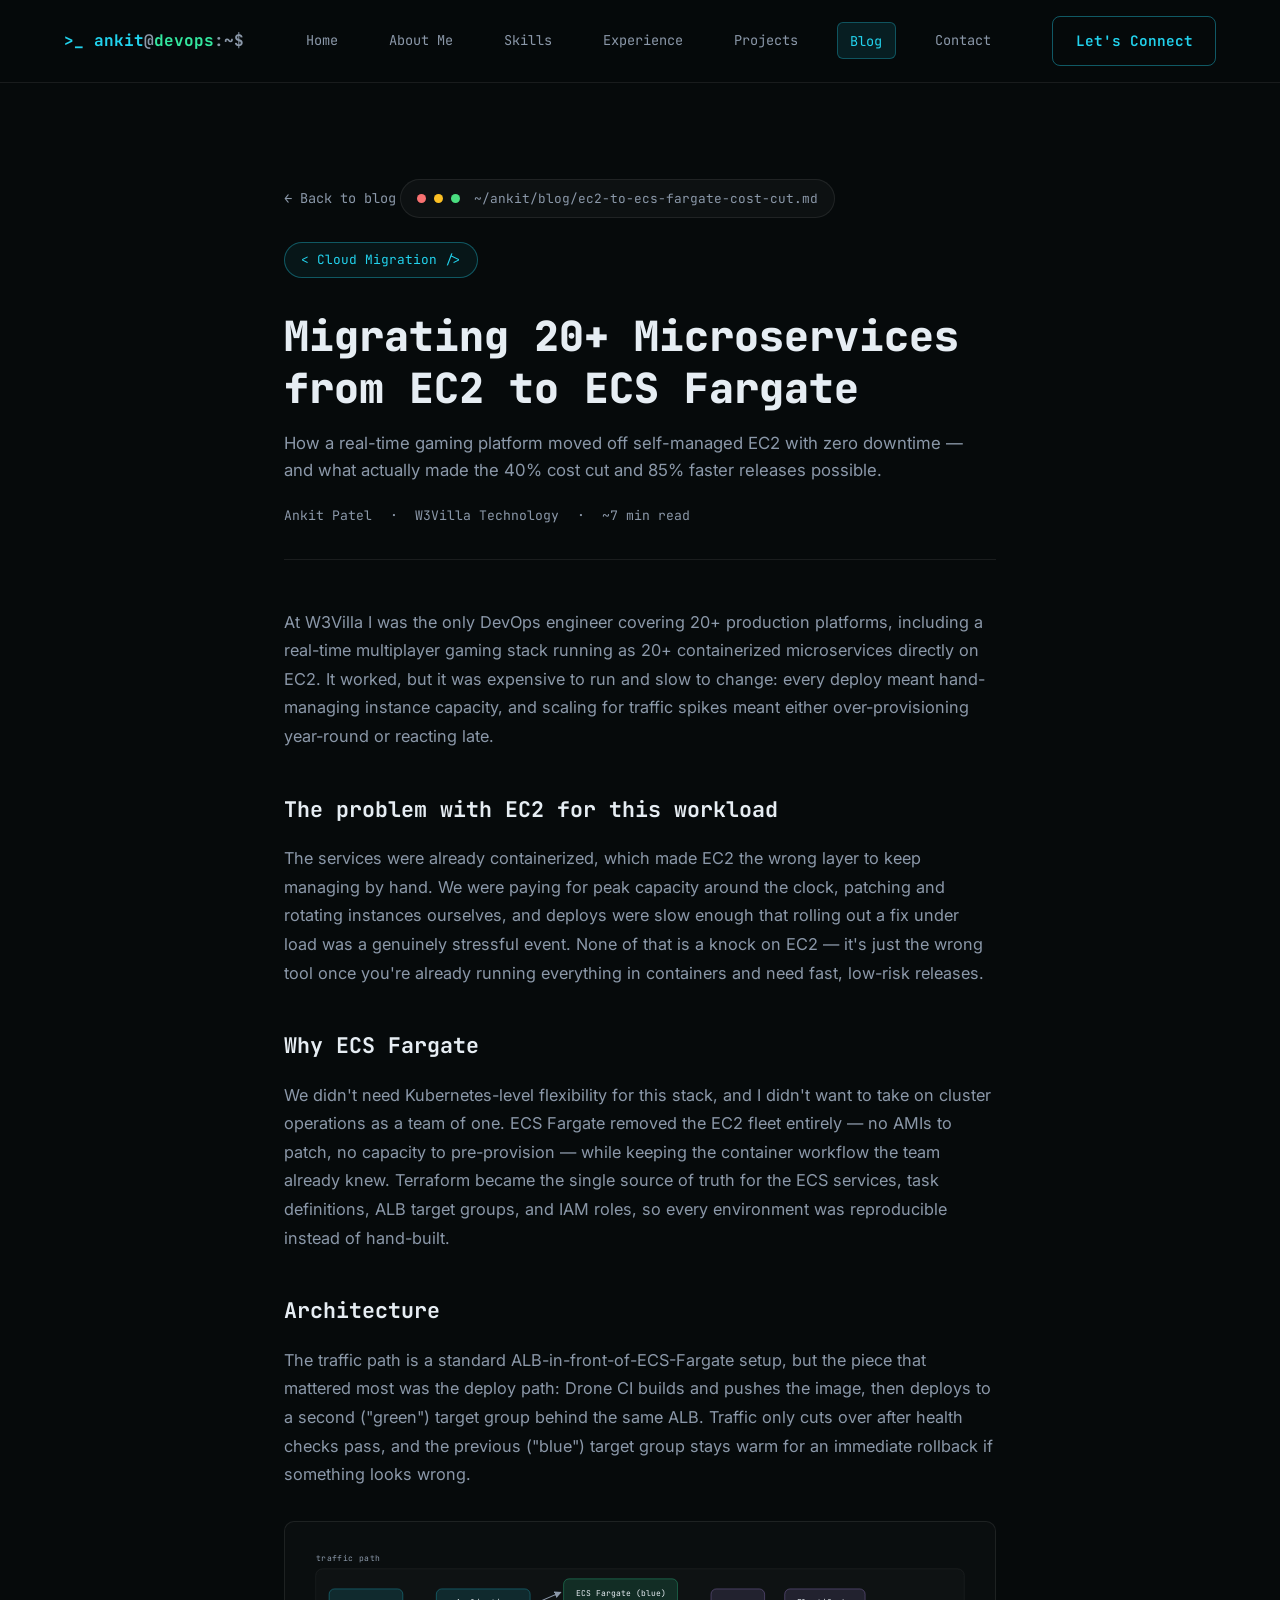
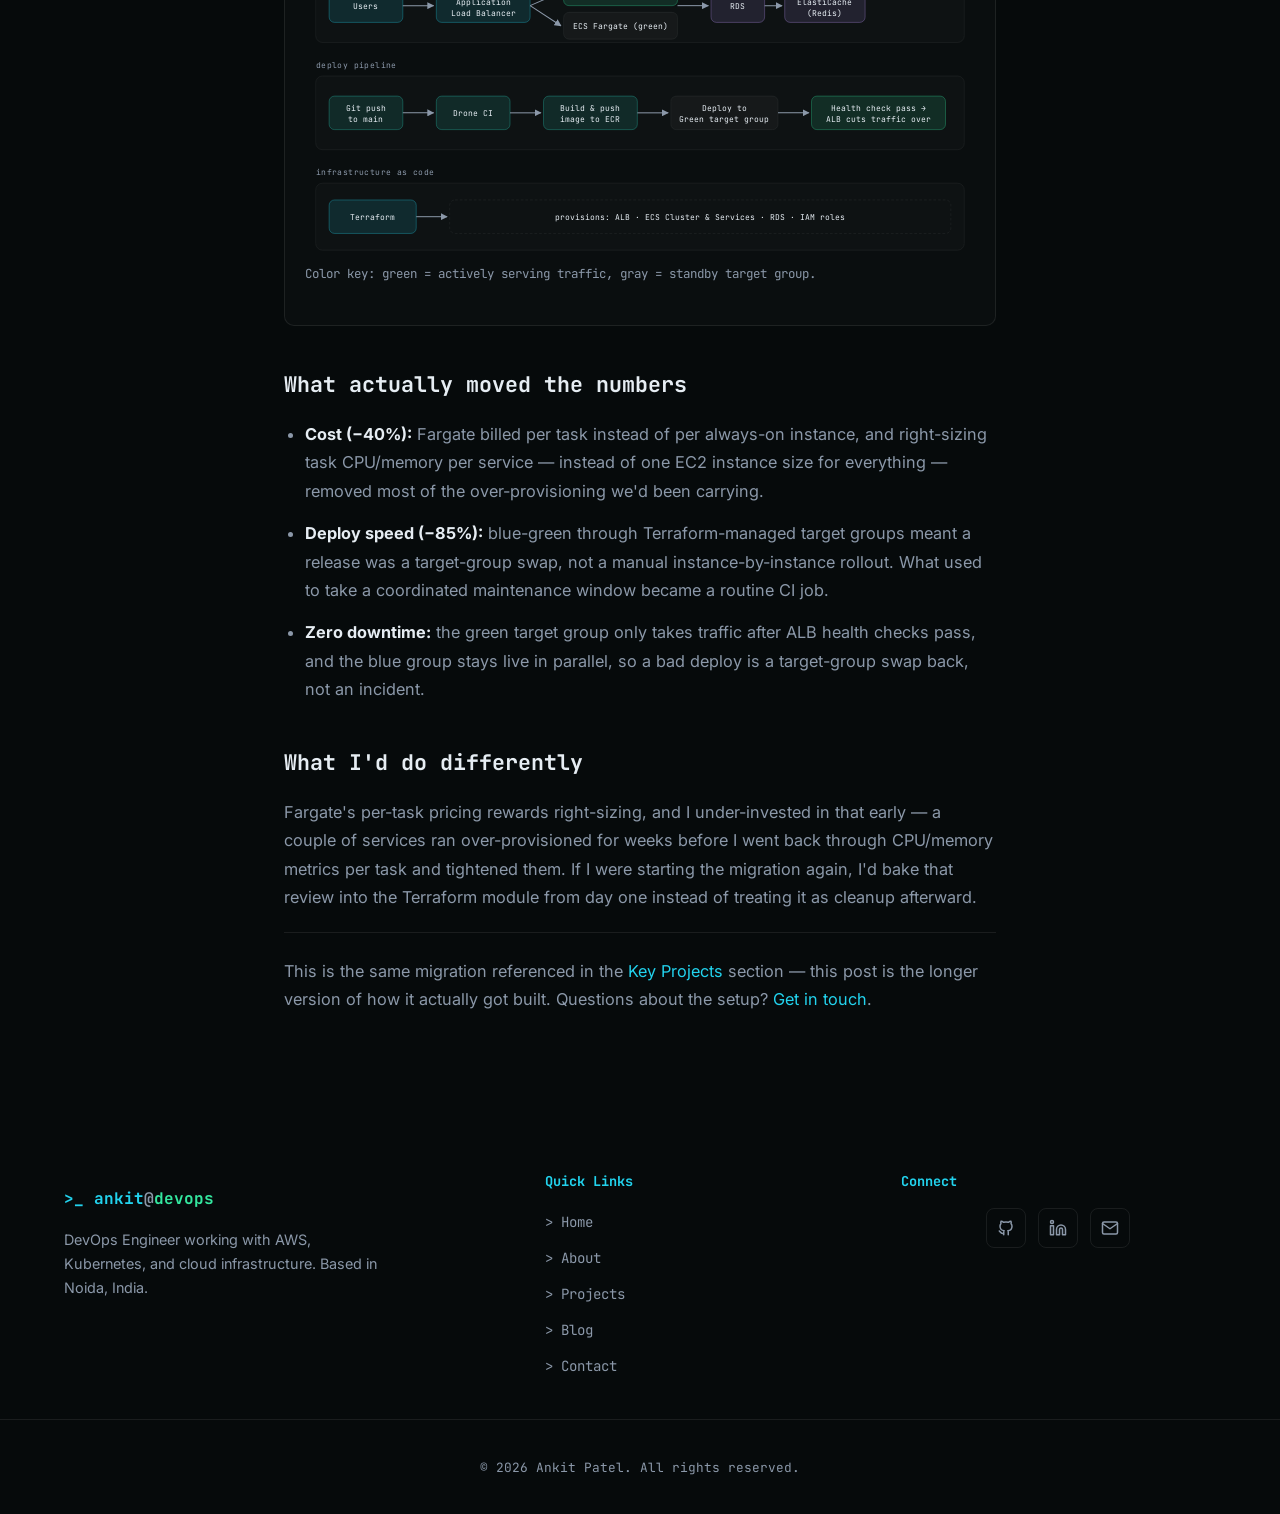
<file: blog/ec2-to-ecs-fargate-migration.html>
<!doctype html>
<html lang="en">
  <head>
    <meta charset="UTF-8" />
    <meta name="viewport" content="width=device-width, initial-scale=1.0" />
    <title>Migrating 20+ Microservices from EC2 to ECS Fargate | Ankit Patel</title>
    <meta name="description" content="How I moved a real-time gaming platform's 20+ microservices from EC2 to ECS Fargate with Terraform, blue-green deployments, and Drone CI &mdash; cutting costs 40% and shipping 85% faster with zero downtime." />
    <meta name="author" content="Ankit Patel" />
    <meta name="robots" content="index, follow" />
    <link rel="canonical" href="https://aankitpatel.github.io/blog/ec2-to-ecs-fargate-migration.html" />

    <meta property="og:title" content="Migrating 20+ Microservices from EC2 to ECS Fargate" />
    <meta property="og:description" content="Terraform, blue-green deployments, and Drone CI: how a real-time gaming platform moved off EC2 with zero downtime, 40% lower costs, and 85% faster releases." />
    <meta property="og:type" content="article" />
    <meta property="og:url" content="https://aankitpatel.github.io/blog/ec2-to-ecs-fargate-migration.html" />
    <meta property="og:image" content="https://aankitpatel.github.io/assets/profile.jpg" />
    <meta name="theme-color" content="#0a0f10" />

    <link rel="preconnect" href="https://fonts.googleapis.com" />
    <link rel="preconnect" href="https://fonts.gstatic.com" crossorigin />
    <link href="https://fonts.googleapis.com/css2?family=Inter:wght@400;500;600;700;800&family=JetBrains+Mono:wght@400;500;600;700;800&display=swap" rel="stylesheet" />
    <link rel="stylesheet" href="../assets/style.css" />
    <link rel="stylesheet" href="../assets/post.css" />
    <link rel="icon" href="/favicon.ico" sizes="any" />
  </head>

  <body>
    <header class="nav" id="nav">
      <div class="nav-inner">
        <a href="../index.html#home" class="nav-logo"><span class="prompt-icon">&gt;_</span> <span class="c-cyan">ankit</span><span class="c-dim">@</span><span class="c-green">devops</span><span class="c-dim">:~$</span></a>
        <button class="nav-toggle" id="navToggle" aria-label="Toggle menu" aria-expanded="false">
          <span></span><span></span><span></span>
        </button>
        <nav class="nav-links" id="navLinks">
          <a href="../index.html#home">Home</a>
          <a href="../index.html#about">About Me</a>
          <a href="../index.html#skills">Skills</a>
          <a href="../index.html#experience">Experience</a>
          <a href="../index.html#projects">Projects</a>
          <a href="../index.html#blog" class="active">Blog</a>
          <a href="../index.html#contact">Contact</a>
        </nav>
        <a href="../index.html#contact" class="btn btn-outline nav-cta">Let's Connect</a>
      </div>
    </header>

    <article class="post">
      <div class="container post-container">
        <a class="post-back" href="../index.html#blog">&larr; Back to blog</a>

        <div class="term-badge">
          <span class="dot dot-red"></span><span class="dot dot-yellow"></span><span class="dot dot-green"></span>
          <span class="term-path">~/ankit/blog/ec2-to-ecs-fargate-cost-cut.md</span>
        </div>

        <span class="pill pill-cyan">&lt; Cloud Migration /&gt;</span>
        <h1 class="post-title">Migrating 20+ Microservices from EC2 to ECS Fargate</h1>
        <p class="post-sub">How a real-time gaming platform moved off self-managed EC2 with zero downtime &mdash; and what actually made the 40% cost cut and 85% faster releases possible.</p>
        <div class="post-meta">
          <span>Ankit Patel</span>
          <span class="sep">&middot;</span>
          <span>W3Villa Technology</span>
          <span class="sep">&middot;</span>
          <span>~7 min read</span>
        </div>

        <div class="post-body">
          <p>
            At W3Villa I was the only DevOps engineer covering 20+ production platforms, including a real-time
            multiplayer gaming stack running as 20+ containerized microservices directly on EC2. It worked, but it
            was expensive to run and slow to change: every deploy meant hand-managing instance capacity, and scaling
            for traffic spikes meant either over-provisioning year-round or reacting late.
          </p>

          <h2>The problem with EC2 for this workload</h2>
          <p>
            The services were already containerized, which made EC2 the wrong layer to keep managing by hand. We
            were paying for peak capacity around the clock, patching and rotating instances ourselves, and deploys
            were slow enough that rolling out a fix under load was a genuinely stressful event. None of that is a
            knock on EC2 &mdash; it's just the wrong tool once you're already running everything in containers and need
            fast, low-risk releases.
          </p>

          <h2>Why ECS Fargate</h2>
          <p>
            We didn't need Kubernetes-level flexibility for this stack, and I didn't want to take on cluster
            operations as a team of one. ECS Fargate removed the EC2 fleet entirely &mdash; no AMIs to patch, no
            capacity to pre-provision &mdash; while keeping the container workflow the team already knew. Terraform
            became the single source of truth for the ECS services, task definitions, ALB target groups, and IAM
            roles, so every environment was reproducible instead of hand-built.
          </p>

          <h2>Architecture</h2>
          <p>
            The traffic path is a standard ALB-in-front-of-ECS-Fargate setup, but the piece that mattered most was
            the deploy path: Drone CI builds and pushes the image, then deploys to a second ("green") target group
            behind the same ALB. Traffic only cuts over after health checks pass, and the previous ("blue") target
            group stays warm for an immediate rollback if something looks wrong.
          </p>

          <div class="diagram-wrap" role="img" aria-label="Architecture diagram: users route through an Application Load Balancer to ECS Fargate blue and green target groups backed by RDS and ElastiCache; a Drone CI pipeline builds images, pushes to ECR, and deploys to the green target group before the ALB cuts traffic over; Terraform provisions the ALB, ECS cluster, RDS, and IAM roles.">
            <svg viewBox="0 0 1000 480" xmlns="http://www.w3.org/2000/svg" class="diagram-svg">
              <defs>
                <marker id="arrow" viewBox="0 0 10 10" refX="9" refY="5" markerWidth="7" markerHeight="7" orient="auto-start-reverse">
                  <path d="M0,0 L10,5 L0,10 z" fill="var(--diagram-arrow)"></path>
                </marker>
              </defs>

              <text x="16" y="28" class="diagram-lane-label">traffic path</text>
              <rect x="16" y="40" width="968" height="110" rx="10" class="diagram-lane"></rect>

              <rect x="36" y="70" width="110" height="50" rx="8" class="diagram-box diagram-box-cyan"></rect>
              <text x="91" y="100" class="diagram-box-text">Users</text>

              <rect x="196" y="70" width="140" height="50" rx="8" class="diagram-box diagram-box-cyan"></rect>
              <text x="266" y="94" class="diagram-box-text">Application</text>
              <text x="266" y="110" class="diagram-box-text">Load Balancer</text>

              <rect x="386" y="55" width="170" height="40" rx="8" class="diagram-box diagram-box-green"></rect>
              <text x="471" y="80" class="diagram-box-text">ECS Fargate (blue)</text>

              <rect x="386" y="105" width="170" height="40" rx="8" class="diagram-box diagram-box-dim"></rect>
              <text x="471" y="130" class="diagram-box-text">ECS Fargate (green)</text>

              <rect x="606" y="70" width="80" height="50" rx="8" class="diagram-box diagram-box-purple"></rect>
              <text x="646" y="100" class="diagram-box-text">RDS</text>

              <rect x="716" y="70" width="120" height="50" rx="8" class="diagram-box diagram-box-purple"></rect>
              <text x="776" y="94" class="diagram-box-text">ElastiCache</text>
              <text x="776" y="110" class="diagram-box-text">(Redis)</text>

              <line x1="146" y1="95" x2="192" y2="95" class="diagram-line" marker-end="url(#arrow)"></line>
              <line x1="336" y1="95" x2="382" y2="75" class="diagram-line" marker-end="url(#arrow)"></line>
              <line x1="336" y1="95" x2="382" y2="125" class="diagram-line" marker-end="url(#arrow)"></line>
              <line x1="556" y1="95" x2="602" y2="95" class="diagram-line" marker-end="url(#arrow)"></line>
              <line x1="686" y1="95" x2="712" y2="95" class="diagram-line" marker-end="url(#arrow)"></line>

              <text x="16" y="188" class="diagram-lane-label">deploy pipeline</text>
              <rect x="16" y="200" width="968" height="110" rx="10" class="diagram-lane"></rect>

              <rect x="36" y="230" width="110" height="50" rx="8" class="diagram-box diagram-box-teal"></rect>
              <text x="91" y="252" class="diagram-box-text">Git push</text>
              <text x="91" y="268" class="diagram-box-text">to main</text>

              <rect x="196" y="230" width="110" height="50" rx="8" class="diagram-box diagram-box-teal"></rect>
              <text x="251" y="260" class="diagram-box-text">Drone CI</text>

              <rect x="356" y="230" width="140" height="50" rx="8" class="diagram-box diagram-box-teal"></rect>
              <text x="426" y="252" class="diagram-box-text">Build &amp; push</text>
              <text x="426" y="268" class="diagram-box-text">image to ECR</text>

              <rect x="546" y="230" width="160" height="50" rx="8" class="diagram-box diagram-box-dim"></rect>
              <text x="626" y="252" class="diagram-box-text">Deploy to</text>
              <text x="626" y="268" class="diagram-box-text">Green target group</text>

              <rect x="756" y="230" width="200" height="50" rx="8" class="diagram-box diagram-box-green"></rect>
              <text x="856" y="252" class="diagram-box-text">Health check pass &rarr;</text>
              <text x="856" y="268" class="diagram-box-text">ALB cuts traffic over</text>

              <line x1="146" y1="255" x2="192" y2="255" class="diagram-line" marker-end="url(#arrow)"></line>
              <line x1="306" y1="255" x2="352" y2="255" class="diagram-line" marker-end="url(#arrow)"></line>
              <line x1="496" y1="255" x2="542" y2="255" class="diagram-line" marker-end="url(#arrow)"></line>
              <line x1="706" y1="255" x2="752" y2="255" class="diagram-line" marker-end="url(#arrow)"></line>

              <text x="16" y="348" class="diagram-lane-label">infrastructure as code</text>
              <rect x="16" y="360" width="968" height="100" rx="10" class="diagram-lane"></rect>

              <rect x="36" y="385" width="130" height="50" rx="8" class="diagram-box diagram-box-cyan"></rect>
              <text x="101" y="415" class="diagram-box-text">Terraform</text>

              <rect x="216" y="385" width="748" height="50" rx="8" class="diagram-box diagram-box-outline"></rect>
              <text x="590" y="415" class="diagram-box-text">provisions: ALB &middot; ECS Cluster &amp; Services &middot; RDS &middot; IAM roles</text>

              <line x1="166" y1="410" x2="212" y2="410" class="diagram-line" marker-end="url(#arrow)"></line>
            </svg>
            <p class="diagram-caption">Color key: green = actively serving traffic, gray = standby target group.</p>
          </div>

          <h2>What actually moved the numbers</h2>
          <ul>
            <li>
              <strong>Cost (&minus;40%):</strong> Fargate billed per task instead of per always-on instance, and
              right-sizing task CPU/memory per service &mdash; instead of one EC2 instance size for everything &mdash;
              removed most of the over-provisioning we'd been carrying.
            </li>
            <li>
              <strong>Deploy speed (&minus;85%):</strong> blue-green through Terraform-managed target groups meant a
              release was a target-group swap, not a manual instance-by-instance rollout. What used to take a
              coordinated maintenance window became a routine CI job.
            </li>
            <li>
              <strong>Zero downtime:</strong> the green target group only takes traffic after ALB health checks
              pass, and the blue group stays live in parallel, so a bad deploy is a target-group swap back, not an
              incident.
            </li>
          </ul>

          <h2>What I'd do differently</h2>
          <p>
            Fargate's per-task pricing rewards right-sizing, and I under-invested in that early &mdash; a couple of
            services ran over-provisioned for weeks before I went back through CPU/memory metrics per task and
            tightened them. If I were starting the migration again, I'd bake that review into the Terraform module
            from day one instead of treating it as cleanup afterward.
          </p>

          <p class="post-closing">
            This is the same migration referenced in the
            <a href="../index.html#projects">Key Projects</a> section &mdash; this post is the longer version of how
            it actually got built. Questions about the setup? <a href="../index.html#contact">Get in touch</a>.
          </p>
        </div>
      </div>
    </article>

    <footer class="footer">
      <div class="container footer-grid">
        <div>
          <p class="nav-logo"><span class="prompt-icon">&gt;_</span> <span class="c-cyan">ankit</span><span class="c-dim">@</span><span class="c-green">devops</span></p>
          <p class="footer-blurb">DevOps Engineer working with AWS, Kubernetes, and cloud infrastructure. Based in Noida, India.</p>
        </div>
        <div>
          <h4>Quick Links</h4>
          <ul class="footer-links">
            <li><a href="../index.html#home">&gt; Home</a></li>
            <li><a href="../index.html#about">&gt; About</a></li>
            <li><a href="../index.html#projects">&gt; Projects</a></li>
            <li><a href="../index.html#blog">&gt; Blog</a></li>
            <li><a href="../index.html#contact">&gt; Contact</a></li>
          </ul>
        </div>
        <div>
          <h4>Connect</h4>
          <div class="social-row">
            <a href="https://github.com/aankitpatel" target="_blank" rel="noopener" aria-label="GitHub">
              <svg viewBox="0 0 24 24" class="icon"><path d="M9 19c-4.3 1.4-4.3-2.5-6-3m12 5v-3.5c0-1 .1-1.4-.5-2 2.8-.3 5.5-1.4 5.5-6a4.6 4.6 0 0 0-1.3-3.2 4.2 4.2 0 0 0-.1-3.2s-1.1-.3-3.5 1.3a12.3 12.3 0 0 0-6.2 0C6.5 2.8 5.4 3.1 5.4 3.1a4.2 4.2 0 0 0-.1 3.2A4.6 4.6 0 0 0 4 9.5c0 4.6 2.7 5.7 5.5 6-.6.6-.6 1.2-.5 2V21"/></svg>
            </a>
            <a href="https://linkedin.com/in/ankit-patel-58916516b" target="_blank" rel="noopener" aria-label="LinkedIn">
              <svg viewBox="0 0 24 24" class="icon"><path d="M16 8a6 6 0 0 1 6 6v7h-4v-7a2 2 0 0 0-2-2 2 2 0 0 0-2 2v7h-4v-7a6 6 0 0 1 6-6z"/><rect x="2" y="9" width="4" height="12"/><circle cx="4" cy="4" r="2"/></svg>
            </a>
            <a href="mailto:a.ankitpatel01@gmail.com" aria-label="Email">
              <svg viewBox="0 0 24 24" class="icon"><rect x="2" y="4" width="20" height="16" rx="2"/><polyline points="22 6 12 13 2 6"/></svg>
            </a>
          </div>
        </div>
      </div>
      <div class="footer-bottom">
        <p>&copy; 2026 Ankit Patel. All rights reserved.</p>
      </div>
    </footer>

    <script src="../assets/script.js"></script>
  </body>
</html>
</file>
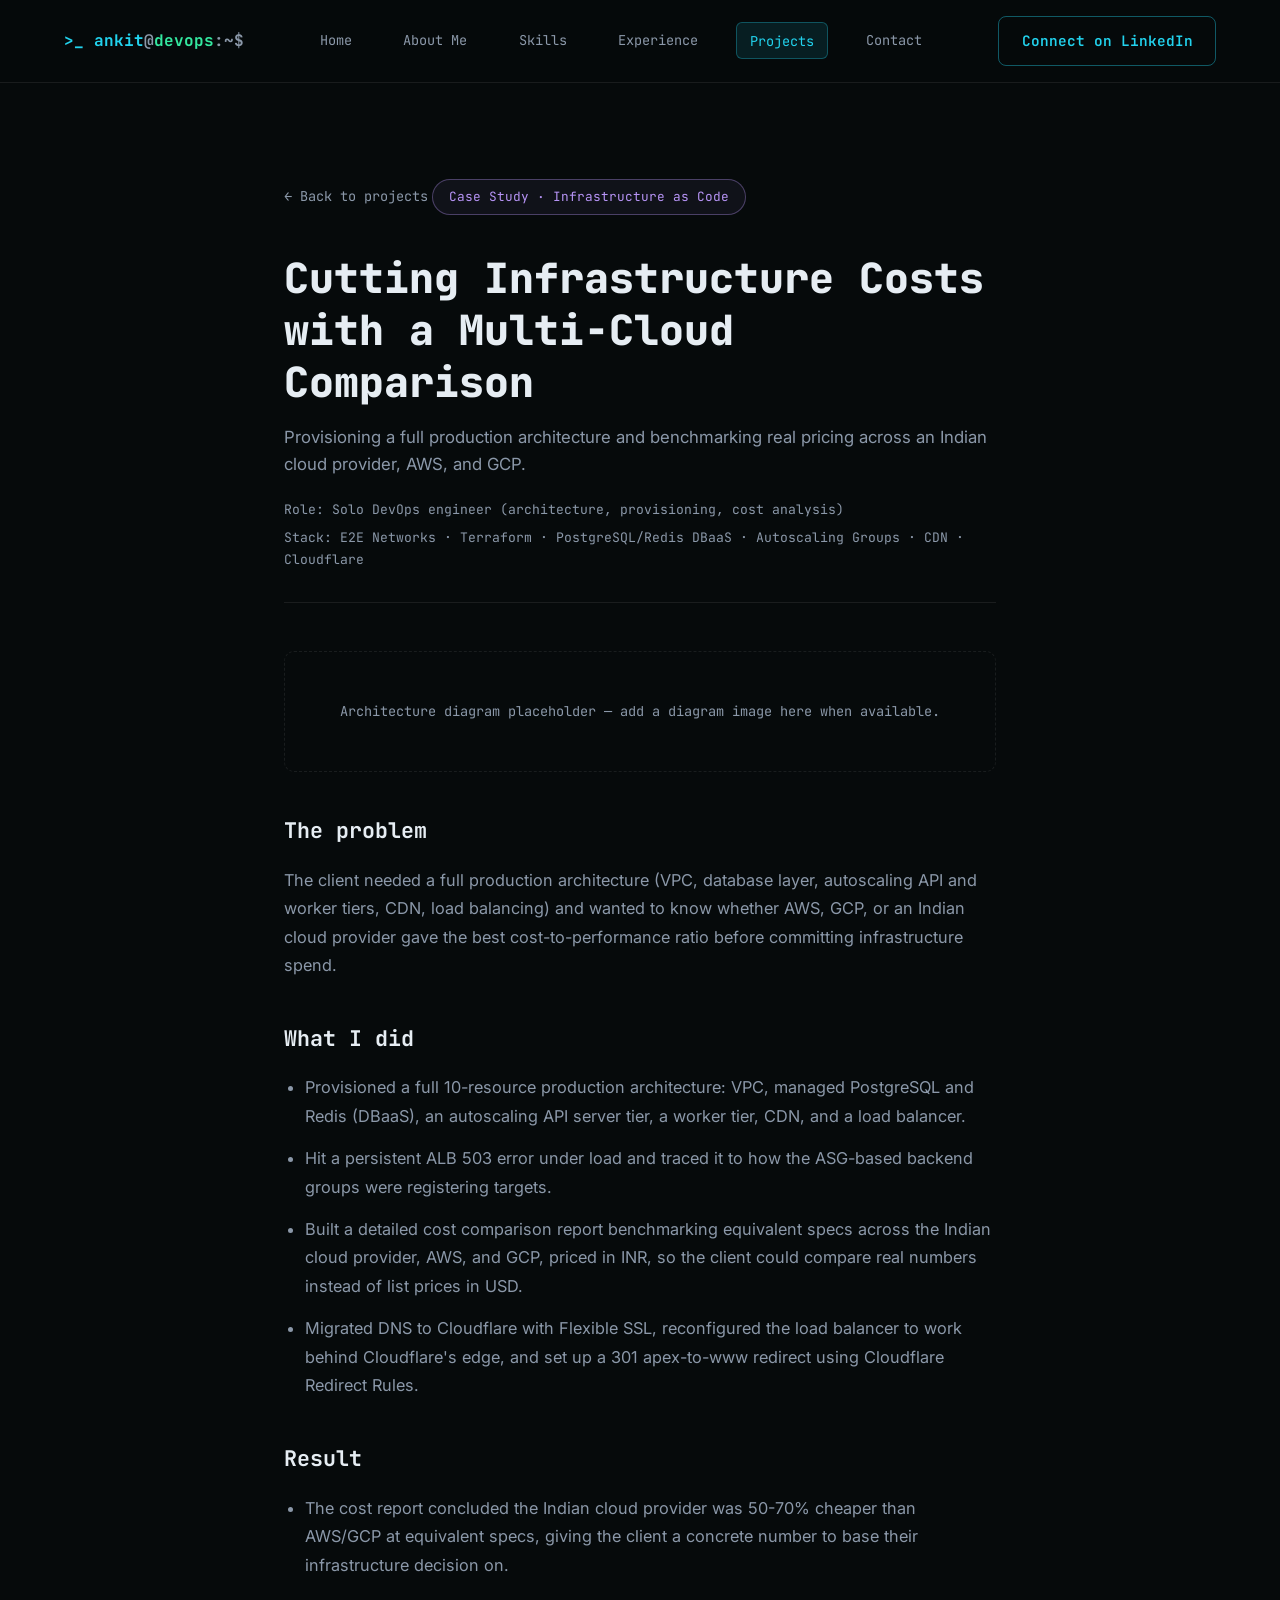
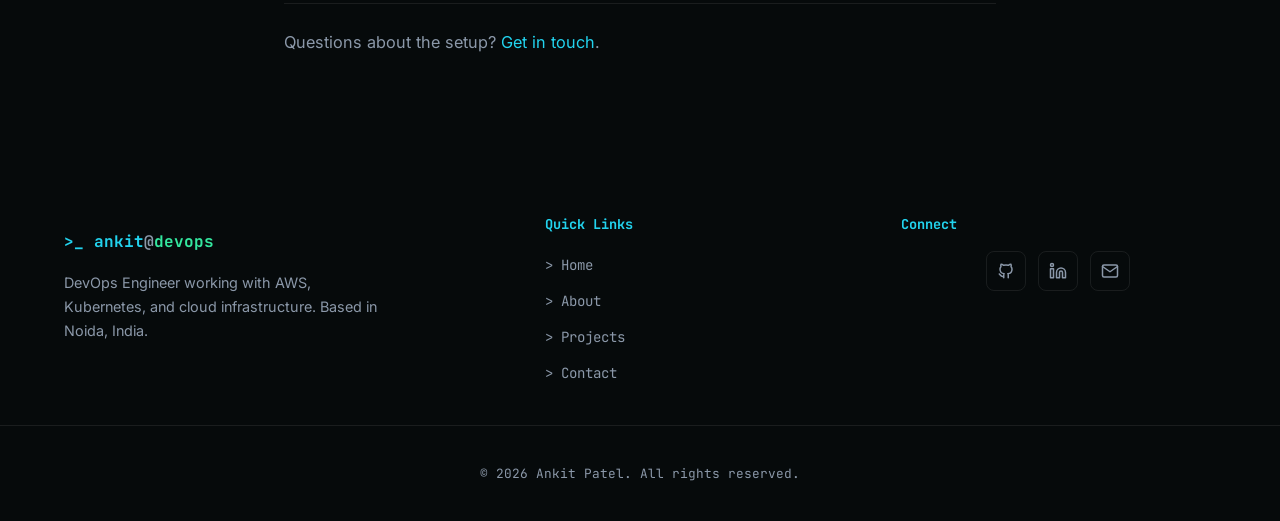
<file: case-studies/cloud-cost-comparison.html>
<!doctype html>
<html lang="en">
  <head>
    <meta charset="UTF-8" />
    <meta name="viewport" content="width=device-width, initial-scale=1.0" />
    <title>Cutting Infrastructure Costs with a Multi-Cloud Comparison | Ankit Patel</title>
    <meta name="description" content="Case study: provisioning a full production architecture and benchmarking real INR pricing across an Indian cloud provider, AWS, and GCP to inform an infrastructure decision." />
    <meta name="author" content="Ankit Patel" />
    <meta name="robots" content="index, follow" />
    <link rel="canonical" href="https://aankitpatel.github.io/case-studies/cloud-cost-comparison.html" />

    <meta property="og:title" content="Cutting Infrastructure Costs with a Multi-Cloud Comparison" />
    <meta property="og:description" content="Case study: provisioning a full production architecture and benchmarking real INR pricing across an Indian cloud provider, AWS, and GCP." />
    <meta property="og:type" content="article" />
    <meta property="og:url" content="https://aankitpatel.github.io/case-studies/cloud-cost-comparison.html" />
    <meta property="og:image" content="https://aankitpatel.github.io/assets/profile.jpg" />
    <meta name="theme-color" content="#0a0f10" />

    <link rel="preconnect" href="https://fonts.googleapis.com" />
    <link rel="preconnect" href="https://fonts.gstatic.com" crossorigin />
    <link href="https://fonts.googleapis.com/css2?family=Inter:wght@400;500;600;700;800&family=JetBrains+Mono:wght@400;500;600;700;800&display=swap" rel="stylesheet" />
    <link rel="stylesheet" href="../assets/style.css" />
    <link rel="stylesheet" href="../assets/post.css" />
    <link rel="icon" href="/favicon.ico" sizes="any" />
  </head>

  <body>
    <header class="nav" id="nav">
      <div class="nav-inner">
        <a href="../index.html#home" class="nav-logo"><span class="prompt-icon">&gt;_</span> <span class="c-cyan">ankit</span><span class="c-dim">@</span><span class="c-green">devops</span><span class="c-dim">:~$</span></a>
        <button class="nav-toggle" id="navToggle" aria-label="Toggle menu" aria-expanded="false">
          <span></span><span></span><span></span>
        </button>
        <nav class="nav-links" id="navLinks">
          <a href="../index.html#home">Home</a>
          <a href="../index.html#about">About Me</a>
          <a href="../index.html#skills">Skills</a>
          <a href="../index.html#experience">Experience</a>
          <a href="../index.html#projects" class="active">Projects</a>
          <a href="../index.html#contact">Contact</a>
        </nav>
        <a href="https://linkedin.com/in/ankit-patel-58916516b" target="_blank" rel="noopener" class="btn btn-outline nav-cta">Connect on LinkedIn</a>
      </div>
    </header>

    <article class="post">
      <div class="container post-container">
        <a class="post-back" href="../index.html#projects">&larr; Back to projects</a>

        <span class="pill pill-purple">Case Study &middot; Infrastructure as Code</span>
        <h1 class="post-title">Cutting Infrastructure Costs with a Multi-Cloud Comparison</h1>
        <p class="post-sub">Provisioning a full production architecture and benchmarking real pricing across an Indian cloud provider, AWS, and GCP.</p>
        <div class="post-meta">
          <div class="post-meta-line">Role: Solo DevOps engineer (architecture, provisioning, cost analysis)</div>
          <div class="post-meta-line">Stack: E2E Networks &middot; Terraform &middot; PostgreSQL/Redis DBaaS &middot; Autoscaling Groups &middot; CDN &middot; Cloudflare</div>
        </div>

        <div class="diagram-slot">
          Architecture diagram placeholder &mdash; add a diagram image here when available.
        </div>

        <div class="post-body">
          <h2>The problem</h2>
          <p>
            The client needed a full production architecture (VPC, database layer, autoscaling API and worker
            tiers, CDN, load balancing) and wanted to know whether AWS, GCP, or an Indian cloud provider gave the
            best cost-to-performance ratio before committing infrastructure spend.
          </p>

          <h2>What I did</h2>
          <ul>
            <li>
              Provisioned a full 10-resource production architecture: VPC, managed PostgreSQL and Redis (DBaaS),
              an autoscaling API server tier, a worker tier, CDN, and a load balancer.
            </li>
            <li>
              Hit a persistent ALB 503 error under load and traced it to how the ASG-based backend groups were
              registering targets.
            </li>
            <li>
              Built a detailed cost comparison report benchmarking equivalent specs across the Indian cloud
              provider, AWS, and GCP, priced in INR, so the client could compare real numbers instead of list
              prices in USD.
            </li>
            <li>
              Migrated DNS to Cloudflare with Flexible SSL, reconfigured the load balancer to work behind
              Cloudflare's edge, and set up a 301 apex-to-www redirect using Cloudflare Redirect Rules.
            </li>
          </ul>

          <h2>Result</h2>
          <ul>
            <li>
              The cost report concluded the Indian cloud provider was 50-70% cheaper than AWS/GCP at equivalent
              specs, giving the client a concrete number to base their infrastructure decision on.
            </li>
          </ul>

          <p class="post-closing">
            Questions about the setup? <a href="../index.html#contact">Get in touch</a>.
          </p>
        </div>
      </div>
    </article>

    <footer class="footer">
      <div class="container footer-grid">
        <div>
          <p class="nav-logo"><span class="prompt-icon">&gt;_</span> <span class="c-cyan">ankit</span><span class="c-dim">@</span><span class="c-green">devops</span></p>
          <p class="footer-blurb">DevOps Engineer working with AWS, Kubernetes, and cloud infrastructure. Based in Noida, India.</p>
        </div>
        <div>
          <h4>Quick Links</h4>
          <ul class="footer-links">
            <li><a href="../index.html#home">&gt; Home</a></li>
            <li><a href="../index.html#about">&gt; About</a></li>
            <li><a href="../index.html#projects">&gt; Projects</a></li>
            <li><a href="../index.html#contact">&gt; Contact</a></li>
          </ul>
        </div>
        <div>
          <h4>Connect</h4>
          <div class="social-row">
            <a href="https://github.com/aankitpatel" target="_blank" rel="noopener" aria-label="GitHub">
              <svg viewBox="0 0 24 24" class="icon"><path d="M9 19c-4.3 1.4-4.3-2.5-6-3m12 5v-3.5c0-1 .1-1.4-.5-2 2.8-.3 5.5-1.4 5.5-6a4.6 4.6 0 0 0-1.3-3.2 4.2 4.2 0 0 0-.1-3.2s-1.1-.3-3.5 1.3a12.3 12.3 0 0 0-6.2 0C6.5 2.8 5.4 3.1 5.4 3.1a4.2 4.2 0 0 0-.1 3.2A4.6 4.6 0 0 0 4 9.5c0 4.6 2.7 5.7 5.5 6-.6.6-.6 1.2-.5 2V21"/></svg>
            </a>
            <a href="https://linkedin.com/in/ankit-patel-58916516b" target="_blank" rel="noopener" aria-label="LinkedIn">
              <svg viewBox="0 0 24 24" class="icon"><path d="M16 8a6 6 0 0 1 6 6v7h-4v-7a2 2 0 0 0-2-2 2 2 0 0 0-2 2v7h-4v-7a6 6 0 0 1 6-6z"/><rect x="2" y="9" width="4" height="12"/><circle cx="4" cy="4" r="2"/></svg>
            </a>
            <a href="mailto:a.ankitpatel01@gmail.com" aria-label="Email">
              <svg viewBox="0 0 24 24" class="icon"><rect x="2" y="4" width="20" height="16" rx="2"/><polyline points="22 6 12 13 2 6"/></svg>
            </a>
          </div>
        </div>
      </div>
      <div class="footer-bottom">
        <p>&copy; 2026 Ankit Patel. All rights reserved.</p>
      </div>
    </footer>

    <script src="../assets/script.js"></script>
  </body>
</html>
</file>
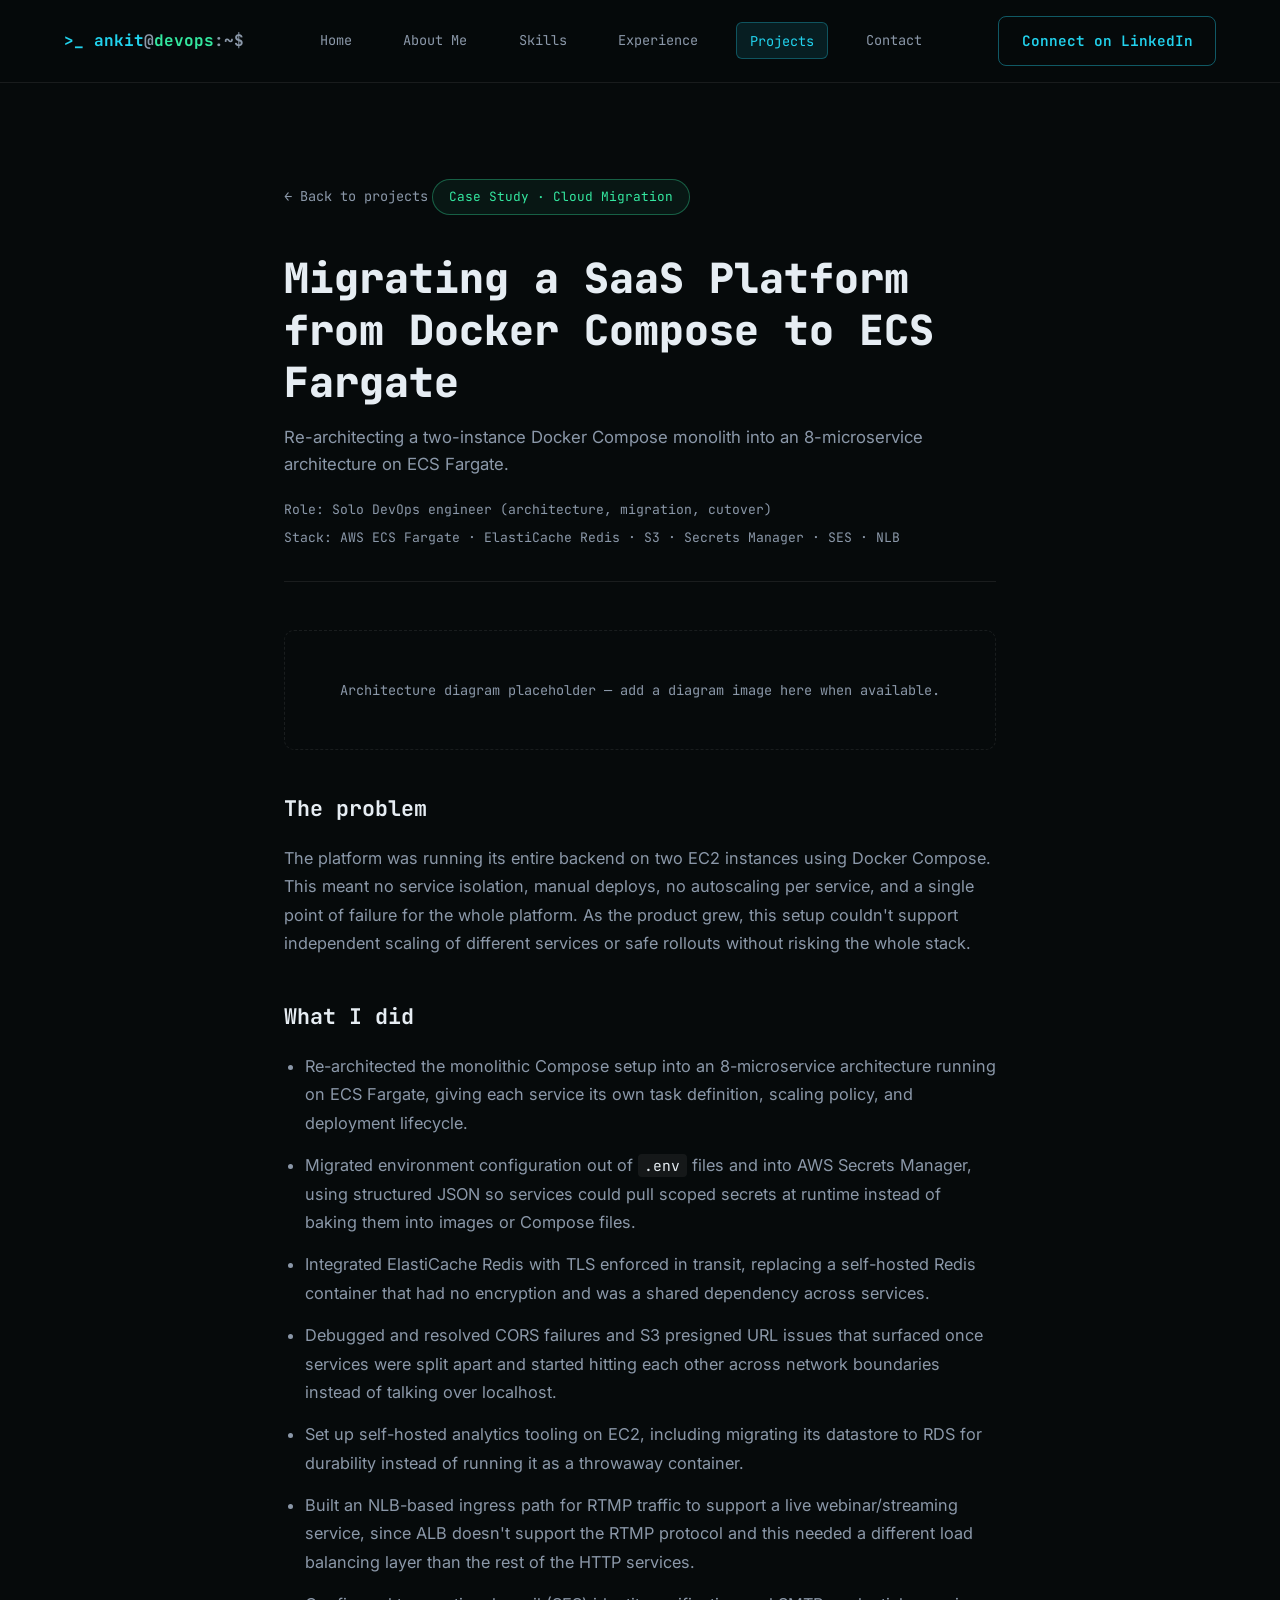
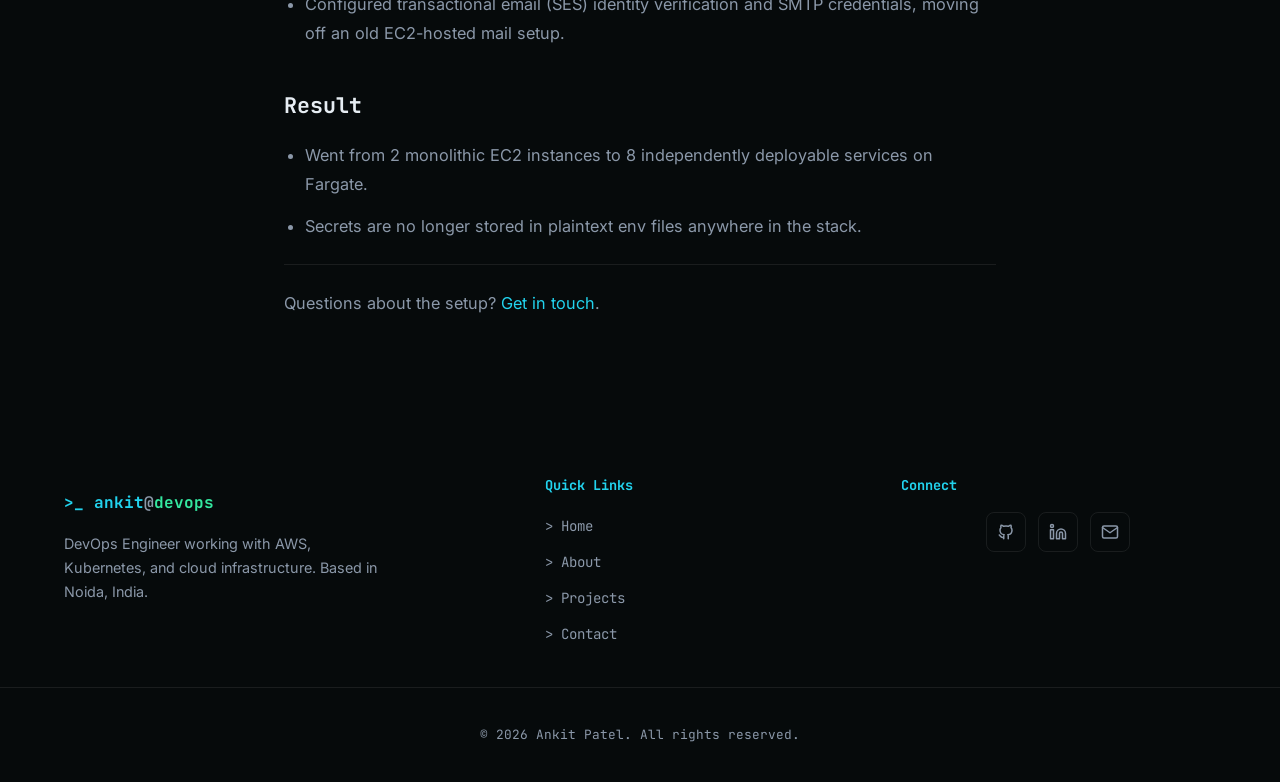
<file: case-studies/ecs-migration.html>
<!doctype html>
<html lang="en">
  <head>
    <meta charset="UTF-8" />
    <meta name="viewport" content="width=device-width, initial-scale=1.0" />
    <title>Migrating a SaaS Platform from Docker Compose to ECS Fargate | Ankit Patel</title>
    <meta name="description" content="Case study: re-architecting a two-instance Docker Compose monolith into an 8-microservice architecture on ECS Fargate, with Secrets Manager, TLS-enforced Redis, RTMP streaming via NLB, and SES." />
    <meta name="author" content="Ankit Patel" />
    <meta name="robots" content="index, follow" />
    <link rel="canonical" href="https://aankitpatel.github.io/case-studies/ecs-migration.html" />

    <meta property="og:title" content="Migrating a SaaS Platform from Docker Compose to ECS Fargate" />
    <meta property="og:description" content="Case study: re-architecting a two-instance Docker Compose monolith into an 8-microservice architecture on ECS Fargate." />
    <meta property="og:type" content="article" />
    <meta property="og:url" content="https://aankitpatel.github.io/case-studies/ecs-migration.html" />
    <meta property="og:image" content="https://aankitpatel.github.io/assets/profile.jpg" />
    <meta name="theme-color" content="#0a0f10" />

    <link rel="preconnect" href="https://fonts.googleapis.com" />
    <link rel="preconnect" href="https://fonts.gstatic.com" crossorigin />
    <link href="https://fonts.googleapis.com/css2?family=Inter:wght@400;500;600;700;800&family=JetBrains+Mono:wght@400;500;600;700;800&display=swap" rel="stylesheet" />
    <link rel="stylesheet" href="../assets/style.css" />
    <link rel="stylesheet" href="../assets/post.css" />
    <link rel="icon" href="/favicon.ico" sizes="any" />
  </head>

  <body>
    <header class="nav" id="nav">
      <div class="nav-inner">
        <a href="../index.html#home" class="nav-logo"><span class="prompt-icon">&gt;_</span> <span class="c-cyan">ankit</span><span class="c-dim">@</span><span class="c-green">devops</span><span class="c-dim">:~$</span></a>
        <button class="nav-toggle" id="navToggle" aria-label="Toggle menu" aria-expanded="false">
          <span></span><span></span><span></span>
        </button>
        <nav class="nav-links" id="navLinks">
          <a href="../index.html#home">Home</a>
          <a href="../index.html#about">About Me</a>
          <a href="../index.html#skills">Skills</a>
          <a href="../index.html#experience">Experience</a>
          <a href="../index.html#projects" class="active">Projects</a>
          <a href="../index.html#contact">Contact</a>
        </nav>
        <a href="https://linkedin.com/in/ankit-patel-58916516b" target="_blank" rel="noopener" class="btn btn-outline nav-cta">Connect on LinkedIn</a>
      </div>
    </header>

    <article class="post">
      <div class="container post-container">
        <a class="post-back" href="../index.html#projects">&larr; Back to projects</a>

        <span class="pill pill-green">Case Study &middot; Cloud Migration</span>
        <h1 class="post-title">Migrating a SaaS Platform from Docker Compose to ECS Fargate</h1>
        <p class="post-sub">Re-architecting a two-instance Docker Compose monolith into an 8-microservice architecture on ECS Fargate.</p>
        <div class="post-meta">
          <div class="post-meta-line">Role: Solo DevOps engineer (architecture, migration, cutover)</div>
          <div class="post-meta-line">Stack: AWS ECS Fargate &middot; ElastiCache Redis &middot; S3 &middot; Secrets Manager &middot; SES &middot; NLB</div>
        </div>

        <div class="diagram-slot">
          Architecture diagram placeholder &mdash; add a diagram image here when available.
        </div>

        <div class="post-body">
          <h2>The problem</h2>
          <p>
            The platform was running its entire backend on two EC2 instances using Docker Compose. This meant no
            service isolation, manual deploys, no autoscaling per service, and a single point of failure for the
            whole platform. As the product grew, this setup couldn't support independent scaling of different
            services or safe rollouts without risking the whole stack.
          </p>

          <h2>What I did</h2>
          <ul>
            <li>
              Re-architected the monolithic Compose setup into an 8-microservice architecture running on ECS
              Fargate, giving each service its own task definition, scaling policy, and deployment lifecycle.
            </li>
            <li>
              Migrated environment configuration out of <code>.env</code> files and into AWS Secrets Manager, using
              structured JSON so services could pull scoped secrets at runtime instead of baking them into images
              or Compose files.
            </li>
            <li>
              Integrated ElastiCache Redis with TLS enforced in transit, replacing a self-hosted Redis container
              that had no encryption and was a shared dependency across services.
            </li>
            <li>
              Debugged and resolved CORS failures and S3 presigned URL issues that surfaced once services were
              split apart and started hitting each other across network boundaries instead of talking over
              localhost.
            </li>
            <li>
              Set up self-hosted analytics tooling on EC2, including migrating its datastore to RDS for durability
              instead of running it as a throwaway container.
            </li>
            <li>
              Built an NLB-based ingress path for RTMP traffic to support a live webinar/streaming service, since
              ALB doesn't support the RTMP protocol and this needed a different load balancing layer than the rest
              of the HTTP services.
            </li>
            <li>
              Configured transactional email (SES) identity verification and SMTP credentials, moving off an old
              EC2-hosted mail setup.
            </li>
          </ul>

          <h2>Result</h2>
          <ul>
            <li>Went from 2 monolithic EC2 instances to 8 independently deployable services on Fargate.</li>
            <li>Secrets are no longer stored in plaintext env files anywhere in the stack.</li>
          </ul>

          <p class="post-closing">
            Questions about the setup? <a href="../index.html#contact">Get in touch</a>.
          </p>
        </div>
      </div>
    </article>

    <footer class="footer">
      <div class="container footer-grid">
        <div>
          <p class="nav-logo"><span class="prompt-icon">&gt;_</span> <span class="c-cyan">ankit</span><span class="c-dim">@</span><span class="c-green">devops</span></p>
          <p class="footer-blurb">DevOps Engineer working with AWS, Kubernetes, and cloud infrastructure. Based in Noida, India.</p>
        </div>
        <div>
          <h4>Quick Links</h4>
          <ul class="footer-links">
            <li><a href="../index.html#home">&gt; Home</a></li>
            <li><a href="../index.html#about">&gt; About</a></li>
            <li><a href="../index.html#projects">&gt; Projects</a></li>
            <li><a href="../index.html#contact">&gt; Contact</a></li>
          </ul>
        </div>
        <div>
          <h4>Connect</h4>
          <div class="social-row">
            <a href="https://github.com/aankitpatel" target="_blank" rel="noopener" aria-label="GitHub">
              <svg viewBox="0 0 24 24" class="icon"><path d="M9 19c-4.3 1.4-4.3-2.5-6-3m12 5v-3.5c0-1 .1-1.4-.5-2 2.8-.3 5.5-1.4 5.5-6a4.6 4.6 0 0 0-1.3-3.2 4.2 4.2 0 0 0-.1-3.2s-1.1-.3-3.5 1.3a12.3 12.3 0 0 0-6.2 0C6.5 2.8 5.4 3.1 5.4 3.1a4.2 4.2 0 0 0-.1 3.2A4.6 4.6 0 0 0 4 9.5c0 4.6 2.7 5.7 5.5 6-.6.6-.6 1.2-.5 2V21"/></svg>
            </a>
            <a href="https://linkedin.com/in/ankit-patel-58916516b" target="_blank" rel="noopener" aria-label="LinkedIn">
              <svg viewBox="0 0 24 24" class="icon"><path d="M16 8a6 6 0 0 1 6 6v7h-4v-7a2 2 0 0 0-2-2 2 2 0 0 0-2 2v7h-4v-7a6 6 0 0 1 6-6z"/><rect x="2" y="9" width="4" height="12"/><circle cx="4" cy="4" r="2"/></svg>
            </a>
            <a href="mailto:a.ankitpatel01@gmail.com" aria-label="Email">
              <svg viewBox="0 0 24 24" class="icon"><rect x="2" y="4" width="20" height="16" rx="2"/><polyline points="22 6 12 13 2 6"/></svg>
            </a>
          </div>
        </div>
      </div>
      <div class="footer-bottom">
        <p>&copy; 2026 Ankit Patel. All rights reserved.</p>
      </div>
    </footer>

    <script src="../assets/script.js"></script>
  </body>
</html>
</file>
<file: assets/style.css>
:root {
  --bg: #060a0b;
  --bg-alt: #0a1011;
  --card: rgba(255, 255, 255, 0.02);
  --border: rgba(255, 255, 255, 0.08);
  --text: #e6edf3;
  --text-dim: #8b98a9;

  --cyan: #22d3ee;
  --green: #34e8a0;
  --teal: #2dd4bf;
  --purple: #b794f6;

  --font-mono: "JetBrains Mono", ui-monospace, "SF Mono", Consolas, monospace;
  --font-sans: "Inter", system-ui, -apple-system, sans-serif;

  --radius: 10px;
  --max-width: 1200px;
}

* { box-sizing: border-box; }
html { scroll-behavior: smooth; }

body {
  margin: 0;
  font-family: var(--font-sans);
  background: var(--bg);
  color: var(--text);
  line-height: 1.65;
}

a { color: inherit; text-decoration: none; }
.container { max-width: var(--max-width); margin: 0 auto; padding: 0 1.5rem; }

.icon { width: 18px; height: 18px; fill: none; stroke: currentColor; stroke-width: 2; stroke-linecap: round; stroke-linejoin: round; }
.icon-sm { width: 15px; height: 15px; fill: none; stroke: currentColor; stroke-width: 2; stroke-linecap: round; stroke-linejoin: round; vertical-align: -2px; margin-right: 2px; }

.c-cyan { color: var(--cyan); }
.c-green { color: var(--green); }
.c-purple { color: var(--purple); }
.c-dim { color: var(--text-dim); }

/* NAV */
.nav {
  position: sticky;
  top: 0;
  z-index: 100;
  background: rgba(6, 10, 11, 0.85);
  backdrop-filter: blur(10px);
  border-bottom: 1px solid var(--border);
}
.nav-inner {
  max-width: var(--max-width);
  margin: 0 auto;
  padding: 1rem 1.5rem;
  display: flex;
  align-items: center;
  gap: 2rem;
}
.nav-logo {
  font-family: var(--font-mono);
  font-weight: 700;
  font-size: 1rem;
  white-space: nowrap;
}
.prompt-icon { color: var(--cyan); }
.nav-links {
  display: flex;
  gap: 1.6rem;
  flex: 1;
  justify-content: center;
}
.nav-links a {
  font-family: var(--font-mono);
  color: var(--text-dim);
  font-size: 0.85rem;
  padding: 0.4rem 0.8rem;
  border-radius: 6px;
  white-space: nowrap;
  transition: color 0.15s ease, background 0.15s ease;
}
@media (max-width: 1240px) and (min-width: 1001px) {
  .nav-inner { gap: 1rem; }
  .nav-links { gap: 0.3rem; }
  .nav-links a { padding: 0.4rem 0.55rem; }
}
.nav-links a:hover { color: var(--text); }
.nav-links a.active {
  color: var(--cyan);
  background: rgba(34, 211, 238, 0.1);
  border: 1px solid rgba(34, 211, 238, 0.3);
}
.nav-cta { white-space: nowrap; font-size: 0.85rem; padding: 0.55rem 1.1rem; }
.nav-toggle {
  display: none;
  flex-direction: column;
  gap: 4px;
  background: none;
  border: none;
  cursor: pointer;
  margin-left: auto;
}
.nav-toggle span { width: 22px; height: 2px; background: var(--text); display: block; }

/* BUTTONS */
.btn {
  display: inline-flex;
  align-items: center;
  gap: 0.5rem;
  padding: 0.75rem 1.4rem;
  border-radius: 8px;
  font-family: var(--font-mono);
  font-weight: 600;
  font-size: 0.9rem;
  border: 1px solid transparent;
  cursor: pointer;
  transition: transform 0.15s ease, box-shadow 0.15s ease, background 0.15s ease;
}
.btn:hover { transform: translateY(-2px); text-decoration: none; }
.btn-primary { background: var(--cyan); color: #04191d; box-shadow: 0 0 24px rgba(34, 211, 238, 0.25); }
.btn-primary:hover { box-shadow: 0 0 32px rgba(34, 211, 238, 0.45); }
.btn-outline { background: transparent; color: var(--cyan); border-color: rgba(34, 211, 238, 0.4); }
.btn-outline:hover { background: rgba(34, 211, 238, 0.08); }
.btn-outline-cyan { background: transparent; color: var(--cyan); border-color: rgba(34, 211, 238, 0.4); }
.btn-outline-cyan:hover { background: rgba(34, 211, 238, 0.08); }
.btn-outline-green { background: transparent; color: var(--green); border-color: rgba(52, 232, 160, 0.4); }
.btn-outline-green:hover { background: rgba(52, 232, 160, 0.08); }

/* HERO */
.hero {
  position: relative;
  min-height: 92vh;
  display: flex;
  align-items: center;
  justify-content: center;
  text-align: center;
  overflow: hidden;
  padding: 5rem 1.5rem 3rem;
}
.hero-grid {
  position: absolute;
  inset: 0;
  background-image:
    linear-gradient(rgba(255, 255, 255, 0.035) 1px, transparent 1px),
    linear-gradient(90deg, rgba(255, 255, 255, 0.035) 1px, transparent 1px);
  background-size: 44px 44px;
  mask-image: radial-gradient(ellipse at center, black 40%, transparent 80%);
}
.hero-glow {
  position: absolute;
  width: 480px;
  height: 480px;
  border-radius: 50%;
  filter: blur(90px);
  opacity: 0.25;
}
.hero-glow-cyan { top: -120px; left: -100px; background: var(--cyan); }
.hero-glow-green { bottom: -160px; right: -120px; background: var(--green); }

.hero-inner { position: relative; z-index: 1; max-width: 880px; }

.term-badge {
  display: inline-flex;
  align-items: center;
  gap: 0.5rem;
  padding: 0.5rem 1rem;
  border: 1px solid var(--border);
  border-radius: 999px;
  background: rgba(255, 255, 255, 0.03);
  margin-bottom: 2rem;
  font-family: var(--font-mono);
  font-size: 0.8rem;
  color: var(--text-dim);
}
.dot { width: 9px; height: 9px; border-radius: 50%; display: inline-block; }
.dot-red { background: #f87171; }
.dot-yellow { background: #fbbf24; }
.dot-green { background: #4ade80; }
.term-path { margin-left: 0.4rem; }

.hero h1 {
  font-family: var(--font-mono);
  font-size: clamp(2.4rem, 6vw, 4.2rem);
  font-weight: 800;
  margin: 0 0 1.25rem;
  letter-spacing: -0.01em;
}
.grad-text {
  background: linear-gradient(90deg, var(--cyan), var(--green));
  -webkit-background-clip: text;
  background-clip: text;
  color: transparent;
  filter: drop-shadow(0 0 18px rgba(34, 211, 238, 0.35));
}

.typewriter-line {
  font-family: var(--font-mono);
  font-size: 1.3rem;
  color: var(--text-dim);
  margin: 0 0 1.75rem;
  min-height: 1.6em;
}
.prompt-arrow { color: var(--cyan); }
.cursor { display: inline-block; width: 0.55em; background: var(--cyan); animation: blink 1s step-end infinite; }
@keyframes blink { 50% { opacity: 0; } }

.tagline { color: var(--text-dim); font-size: 1.02rem; max-width: 720px; margin: 0 auto 2.25rem; }

.cta-row { display: flex; gap: 1rem; justify-content: center; flex-wrap: wrap; }

.scroll-label {
  font-family: var(--font-mono);
  color: var(--text-dim);
  font-size: 0.78rem;
  text-transform: uppercase;
  letter-spacing: 0.1em;
  margin: 2.5rem 0 1rem;
}
.social-row { display: flex; gap: 0.75rem; justify-content: center; }
.social-row a {
  width: 40px; height: 40px;
  display: flex; align-items: center; justify-content: center;
  border: 1px solid var(--border);
  border-radius: 8px;
  color: var(--text-dim);
  transition: color 0.15s ease, border-color 0.15s ease;
}
.social-row a:hover { color: var(--cyan); border-color: rgba(34, 211, 238, 0.4); }

/* SNAPSHOT */
.snapshot-section { padding-top: 0; }
.snapshot-grid {
  display: grid;
  grid-template-columns: 1fr auto 1fr;
  gap: 2.5rem;
  align-items: center;
}
.snapshot-col { display: grid; gap: 1.5rem; }
.snapshot-card {
  border: 1px solid var(--border);
  border-radius: var(--radius);
  background: var(--card);
  padding: 1.5rem;
}
.snapshot-label {
  display: block;
  font-family: var(--font-mono);
  font-size: 0.72rem;
  color: var(--text-dim);
  letter-spacing: 0.08em;
  margin-bottom: 0.9rem;
}
.snapshot-name { margin: 0 0 0.3rem; font-family: var(--font-mono); font-size: 1.3rem; font-weight: 800; }
.snapshot-role { margin: 0 0 0.85rem; color: var(--cyan); font-family: var(--font-mono); font-size: 0.85rem; }
.snapshot-loc { margin: 0; color: var(--text-dim); font-size: 0.85rem; display: flex; align-items: center; gap: 0.4rem; }
.snapshot-card p { color: var(--text-dim); font-size: 0.88rem; margin: 0 0 0.75rem; }
.snapshot-card p:last-child { margin-bottom: 0; }

.snapshot-photo-wrap {
  position: relative;
  width: 260px;
  height: 260px;
  margin: 0 auto;
  display: flex;
  align-items: center;
  justify-content: center;
}
.snapshot-photo-frame {
  width: 220px;
  height: 220px;
  border-radius: 50%;
  overflow: hidden;
  border: 1px solid rgba(34, 211, 238, 0.4);
  box-shadow: 0 0 0 10px rgba(34, 211, 238, 0.05), 0 0 40px rgba(34, 211, 238, 0.15);
}
.snapshot-photo-frame img { width: 100%; height: 100%; object-fit: cover; display: block; }
.snapshot-corner {
  position: absolute;
  width: 28px;
  height: 28px;
  border: 2px solid rgba(52, 232, 160, 0.5);
}
.snapshot-corner-tl { top: 0; left: 0; border-right: none; border-bottom: none; }
.snapshot-corner-br { bottom: 0; right: 0; border-left: none; border-top: none; }

.snapshot-stats { list-style: none; padding: 0; margin: 0; display: grid; gap: 0.85rem; font-family: var(--font-mono); font-size: 0.85rem; color: var(--text-dim); }
.snapshot-stats li { display: flex; align-items: baseline; gap: 0.6rem; border-bottom: 1px solid var(--border); padding-bottom: 0.85rem; }
.snapshot-stats li:last-child { border-bottom: none; padding-bottom: 0; }
.snapshot-stats strong { font-size: 1.15rem; font-weight: 800; }

.snapshot-links { display: grid; gap: 0.85rem; }
.snapshot-links a {
  display: flex;
  align-items: center;
  gap: 0.6rem;
  color: var(--text-dim);
  font-family: var(--font-mono);
  font-size: 0.85rem;
  padding-bottom: 0.85rem;
  border-bottom: 1px solid var(--border);
  transition: color 0.15s ease;
}
.snapshot-links a:last-child { border-bottom: none; padding-bottom: 0; }
.snapshot-links a:hover { color: var(--cyan); }

/* SECTIONS */
.section { padding: 6rem 0; border-bottom: 1px solid var(--border); position: relative; }
.section-head { text-align: center; max-width: 640px; margin: 0 auto 3.5rem; }
.pill {
  display: inline-block;
  font-family: var(--font-mono);
  font-size: 0.8rem;
  padding: 0.4rem 1rem;
  border-radius: 999px;
  border: 1px solid;
  margin-bottom: 1.25rem;
}
.pill-cyan { color: var(--cyan); border-color: rgba(34, 211, 238, 0.35); background: rgba(34, 211, 238, 0.06); }
.pill-green { color: var(--green); border-color: rgba(52, 232, 160, 0.35); background: rgba(52, 232, 160, 0.06); }
.pill-purple { color: var(--purple); border-color: rgba(183, 148, 246, 0.35); background: rgba(183, 148, 246, 0.06); }

.grad-heading {
  font-family: var(--font-mono);
  font-size: clamp(1.9rem, 4vw, 2.6rem);
  font-weight: 800;
  margin: 0 0 0.75rem;
  background: linear-gradient(90deg, var(--cyan), var(--green));
  -webkit-background-clip: text;
  background-clip: text;
  color: transparent;
}
.grad-heading.big { font-size: clamp(2.4rem, 6vw, 3.6rem); color: var(--text); background: none; -webkit-text-fill-color: initial; }
.grad-heading.big .grad-text { filter: drop-shadow(0 0 22px rgba(52, 232, 160, 0.4)); }
.section-sub { color: var(--text-dim); font-size: 1rem; }

/* Accent color mapping */
.accent-cyan { --accent: var(--cyan); --accent-rgb: 34, 211, 238; }
.accent-green { --accent: var(--green); --accent-rgb: 52, 232, 160; }
.accent-teal { --accent: var(--teal); --accent-rgb: 45, 212, 191; }
.accent-purple { --accent: var(--purple); --accent-rgb: 183, 148, 246; }

/* ABOUT */
.about-grid { display: grid; grid-template-columns: 320px 1fr; gap: 3rem; align-items: start; }
.about-visual {
  border: 1px solid var(--border);
  border-radius: var(--radius);
  background: var(--card);
  padding: 1.5rem 1.25rem;
  box-shadow: 0 0 0 6px var(--bg-alt), 0 0 30px rgba(34, 211, 238, 0.1);
}
.about-visual .term-badge { margin-bottom: 1.4rem; font-size: 0.78rem; padding: 0.45rem 0.85rem; }
.git-log { font-family: var(--font-mono); font-size: 0.95rem; line-height: 1.6; }
.git-cmd { color: var(--text-dim); margin: 0 0 1.25rem; font-size: 0.85rem; }
.git-line {
  margin-bottom: 1.3rem;
  opacity: 0; transform: translateX(-8px);
  animation: git-line-in 0.45s ease forwards;
  animation-delay: calc(var(--i, 0) * 0.12s);
}
.git-line:last-of-type { margin-bottom: 0; }
@keyframes git-line-in { to { opacity: 1; transform: translateX(0); } }
.git-line-top { display: flex; align-items: center; gap: 0.6rem; margin-bottom: 0.4rem; }
.git-hash { color: var(--text-dim); font-size: 0.85rem; }
.git-type { font-weight: 700; padding: 0.15rem 0.55rem; border-radius: 4px; font-size: 0.78rem; }
.git-type.feat { color: var(--green); background: rgba(52, 232, 160, 0.12); }
.git-type.chore { color: var(--purple); background: rgba(183, 148, 246, 0.12); }
.git-msg { color: var(--text); margin: 0; word-break: break-word; }
.git-stat { display: inline-block; margin-left: 0.5rem; font-size: 0.85rem; font-weight: 700; white-space: nowrap; }
.git-cursor { margin: 0.6rem 0 0; }
.about-copy p { color: var(--text-dim); }
.about-copy blockquote {
  margin: 1.5rem 0; padding: 1rem 1.25rem;
  border-left: 3px solid var(--cyan);
  background: rgba(34, 211, 238, 0.05);
  border-radius: 0 var(--radius) var(--radius) 0;
  color: var(--text); font-style: italic;
}
.about-meta { display: grid; gap: 0.75rem; margin-top: 1.5rem; font-family: var(--font-mono); font-size: 0.9rem; }
.about-meta > div { display: flex; gap: 0.75rem; flex-wrap: wrap; }
.about-meta .label { font-weight: 600; min-width: 170px; flex-shrink: 0; }
.explore-badges { display: flex; flex-wrap: wrap; gap: 0.5rem; }
.explore-badges span {
  font-family: var(--font-mono);
  font-size: 0.78rem;
  padding: 0.25rem 0.7rem;
  border-radius: 999px;
  border: 1px solid var(--border);
  background: rgba(255, 255, 255, 0.03);
  color: var(--text-dim);
}
.explore-badges .chip-cyan { color: var(--cyan); border-color: rgba(34, 211, 238, 0.35); background: rgba(34, 211, 238, 0.08); }
.explore-badges .chip-green { color: var(--green); border-color: rgba(52, 232, 160, 0.35); background: rgba(52, 232, 160, 0.08); }
.explore-badges .chip-purple { color: var(--purple); border-color: rgba(183, 148, 246, 0.35); background: rgba(183, 148, 246, 0.08); }
.explore-badges .chip-teal { color: var(--teal); border-color: rgba(45, 212, 191, 0.35); background: rgba(45, 212, 191, 0.08); }

/* SKILLS */
.skills-grid { display: grid; grid-template-columns: repeat(auto-fit, minmax(280px, 1fr)); gap: 1.5rem; }
.skill-card {
  background: var(--card);
  border: 1px solid var(--border);
  border-radius: var(--radius);
  padding: 1.5rem;
  transition: border-color 0.2s ease, transform 0.2s ease;
}
.skill-card:hover { border-color: rgba(var(--accent-rgb), 0.5); transform: translateY(-3px); }
.skill-icon {
  width: 44px; height: 44px; border-radius: 10px;
  display: flex; align-items: center; justify-content: center;
  background: rgba(var(--accent-rgb), 0.12);
  color: var(--accent);
  margin-bottom: 1rem;
}
.skill-card h3 { margin: 0 0 0.9rem; font-family: var(--font-mono); font-size: 1.02rem; color: var(--accent); }
.tags { display: flex; flex-wrap: wrap; gap: 0.45rem; }
.tags span {
  border: 1px solid rgba(var(--accent-rgb), 0.35);
  background: rgba(var(--accent-rgb), 0.08);
  color: var(--accent);
  padding: 0.3rem 0.65rem;
  border-radius: 6px;
  font-family: var(--font-mono);
  font-size: 0.76rem;
}
.project-card .tags span {
  border-color: var(--border);
  background: rgba(255, 255, 255, 0.03);
  color: var(--text-dim);
}

/* TIMELINE */
.timeline { position: relative; padding-left: 2.2rem; }
.timeline-item { position: relative; margin-bottom: 2.5rem; border-left: 2px solid rgba(var(--accent-rgb), 0.4); padding-bottom: 0; }
.timeline-item:last-child { margin-bottom: 0; }
.timeline-marker {
  position: absolute; left: -2.28rem; top: 0.4rem;
  width: 13px; height: 13px; border-radius: 50%;
  background: var(--accent);
  box-shadow: 0 0 0 4px var(--bg), 0 0 14px rgba(var(--accent-rgb), 0.7);
}
.timeline-content { margin-left: 1.5rem; background: var(--card); border: 1px solid var(--border); border-radius: var(--radius); padding: 1.75rem; }
.timeline-head { display: flex; justify-content: space-between; flex-wrap: wrap; gap: 1rem; margin-bottom: 1rem; }
.timeline-head h3 { margin: 0 0 0.2rem; font-family: var(--font-mono); color: var(--accent); font-size: 1.15rem; }
.timeline-company { margin: 0; color: var(--text); font-weight: 600; }
.timeline-meta { display: flex; flex-direction: column; gap: 0.4rem; align-items: flex-end; color: var(--text-dim); font-size: 0.85rem; font-family: var(--font-mono); white-space: nowrap; }
.timeline-content ul { color: var(--text-dim); padding-left: 1.2rem; margin: 0; }
.timeline-content li { margin-bottom: 0.5rem; }

/* PROJECTS */
.projects-grid { display: grid; grid-template-columns: repeat(auto-fit, minmax(340px, 1fr)); gap: 1.5rem; }
.project-card {
  background: var(--card);
  border: 1px solid var(--border);
  border-radius: var(--radius);
  padding: 1.6rem;
  display: flex; flex-direction: column;
  transition: border-color 0.2s ease, transform 0.2s ease;
}
.project-card:hover { border-color: rgba(var(--accent-rgb), 0.5); transform: translateY(-3px); }
.project-top { display: flex; align-items: center; justify-content: space-between; margin-bottom: 1rem; }
.project-icon {
  width: 40px; height: 40px; border-radius: 10px;
  display: flex; align-items: center; justify-content: center;
  background: rgba(var(--accent-rgb), 0.12); color: var(--accent);
}
.project-date { font-family: var(--font-mono); font-size: 0.78rem; color: var(--text-dim); }
.project-card h3 { margin: 0 0 0.6rem; font-family: var(--font-mono); font-size: 1.05rem; }
.project-card p { color: var(--text-dim); font-size: 0.92rem; }
.project-card .impact { color: var(--text); background: rgba(52, 232, 160, 0.06); border: 1px solid rgba(52, 232, 160, 0.25); border-radius: 8px; padding: 0.6rem 0.8rem; font-size: 0.85rem; margin: 0.5rem 0 1rem; }
.project-card .tags { margin-top: auto; }
.case-study-link { display: block; margin-top: 1rem; }

/* CERTIFICATIONS */
.cert-grid { display: grid; grid-template-columns: repeat(auto-fit, minmax(260px, 1fr)); gap: 1.5rem; }
.cert-card { background: var(--card); border: 1px solid var(--border); border-radius: var(--radius); padding: 1.5rem; transition: border-color 0.2s ease, transform 0.2s ease; }
.cert-card:hover { border-color: rgba(var(--accent-rgb), 0.5); transform: translateY(-3px); }
.cert-card h3 { margin: 0 0 0.35rem; font-family: var(--font-mono); font-size: 1rem; color: var(--accent); }
.cert-issuer { color: var(--text); font-weight: 600; font-size: 0.85rem; margin: 0 0 0.6rem; }
.cert-card p:last-child { color: var(--text-dim); margin: 0; font-size: 0.9rem; }

.post-preview-link { display: inline-block; color: var(--cyan); font-family: var(--font-mono); font-size: 0.88rem; font-weight: 600; }
.post-preview-link:hover { text-decoration: underline; }

/* CTA */
.cta-section { border-bottom: none; }
.cta-inner { text-align: center; }
.availability { display: inline-flex; align-items: center; gap: 0.5rem; }
.pulse-dot { width: 8px; height: 8px; border-radius: 50%; background: var(--green); animation: pulse 1.6s ease infinite; }
@keyframes pulse { 0%, 100% { opacity: 1; } 50% { opacity: 0.35; } }
.cta-copy { color: var(--text-dim); max-width: 640px; margin: 1.25rem auto 2rem; }
.stats-grid { display: grid; grid-template-columns: repeat(4, 1fr); gap: 1.25rem; max-width: 900px; margin: 3.5rem auto 0; }
.stat { border: 1px solid var(--border); border-radius: var(--radius); padding: 1.5rem 1rem; background: var(--card); }
.stat-num { display: block; font-family: var(--font-mono); font-size: 2.1rem; font-weight: 800; color: var(--cyan); font-variant-numeric: tabular-nums; }
.stat-label { color: var(--text-dim); font-size: 0.82rem; }
.contact-details { margin-top: 2.5rem; color: var(--text-dim); font-family: var(--font-mono); font-size: 0.9rem; }
.contact-details a { color: var(--cyan); }
.contact-details a:hover { text-decoration: underline; }
.contact-details .sep { margin: 0 0.6rem; }

/* FOOTER */
.footer { padding: 3.5rem 0 0; }
.footer-grid { display: grid; grid-template-columns: 1.4fr 1fr 1fr; gap: 2.5rem; padding-bottom: 2.5rem; }
.footer-blurb { color: var(--text-dim); font-size: 0.9rem; margin-top: 0.75rem; max-width: 320px; }
.footer h4,
.footer .footer-title { font-family: var(--font-mono); color: var(--cyan); font-size: 0.85rem; margin: 0 0 1rem; }
.footer-links { list-style: none; padding: 0; margin: 0; display: grid; gap: 0.6rem; }
.footer-links a { color: var(--text-dim); font-family: var(--font-mono); font-size: 0.88rem; }
.footer-links a:hover { color: var(--cyan); }
.footer-bottom { border-top: 1px solid var(--border); padding: 1.5rem 0; text-align: center; color: var(--text-dim); font-size: 0.8rem; font-family: var(--font-mono); }

/* RESPONSIVE */
@media (max-width: 900px) {
  .about-grid { grid-template-columns: 1fr; }
  .stats-grid { grid-template-columns: repeat(2, 1fr); }
  .footer-grid { grid-template-columns: 1fr; }
  .snapshot-grid { grid-template-columns: 1fr; justify-items: center; }
  .snapshot-photo-wrap { order: -1; }
  .snapshot-col { width: 100%; max-width: 420px; }
}
@media (max-width: 720px) {
  .nav-links {
    position: absolute; top: 100%; left: 0; right: 0;
    background: var(--bg); border-bottom: 1px solid var(--border);
    flex-direction: column; padding: 1rem 1.5rem; gap: 0.75rem; display: none;
  }
  .nav-links.open { display: flex; }
  .nav-toggle { display: flex; }
  .nav-cta { display: none; }
  .section { padding: 4rem 0; }
  .stats-grid { grid-template-columns: repeat(2, 1fr); }
  .timeline { padding-left: 1.5rem; }
  .timeline-meta { align-items: flex-start; }
}

/* Open Source */
.oss-card { display: grid; grid-template-columns: minmax(0, 1fr) minmax(0, 1.1fr); gap: 2rem; align-items: center; }
.oss-card h3 { font-size: 1.25rem; }
.oss-points { margin: 0.4rem 0 1rem; padding-left: 1.1rem; color: var(--text-dim); font-size: 0.92rem; }
.oss-points li { margin: 0.35rem 0; }
.oss-links { display: flex; flex-wrap: wrap; gap: 0.75rem; margin: 1.2rem 0 0.8rem; }
.oss-note { font-size: 0.85rem; margin: 0; }
.oss-shot { display: block; border-radius: var(--radius); overflow: hidden; border: 1px solid var(--border); }
.oss-shot img { display: block; width: 100%; height: auto; }
@media (max-width: 900px) {
  .oss-card { grid-template-columns: 1fr; }
  .oss-shot { order: -1; }
}

/* Below 1000px the links move into the hamburger menu. */
@media (max-width: 1000px) {
  .nav-links {
    position: absolute; top: 100%; left: 0; right: 0;
    background: var(--bg); border-bottom: 1px solid var(--border);
    flex-direction: column; padding: 1rem 1.5rem; gap: 0.75rem; display: none;
  }
  .nav-links.open { display: flex; }
  .nav-toggle { display: flex; }
  .nav-cta { display: none; }
  .nav-inner { justify-content: space-between; }
}
</file>
<file: assets/post.css>
:root {
  --diagram-arrow: var(--text-dim);
}

/* POST LAYOUT */
.post { padding: 6rem 0 5rem; }
.post-container { max-width: 760px; }
.post-back {
  display: inline-block;
  font-family: var(--font-mono);
  font-size: 0.85rem;
  color: var(--text-dim);
  margin-bottom: 2rem;
  transition: color 0.15s ease;
}
.post-back:hover { color: var(--cyan); }
.post .term-badge { margin-bottom: 1.5rem; }
.post-title {
  font-family: var(--font-mono);
  font-size: clamp(1.8rem, 4vw, 2.6rem);
  font-weight: 800;
  line-height: 1.25;
  margin: 0.75rem 0 1rem;
}
.post-sub { color: var(--text-dim); font-size: 1.05rem; margin: 0 0 1.25rem; }
.post-meta {
  font-family: var(--font-mono);
  font-size: 0.82rem;
  color: var(--text-dim);
  margin-bottom: 3rem;
  padding-bottom: 2rem;
  border-bottom: 1px solid var(--border);
}
.post-meta .sep { margin: 0 0.6rem; }
.post-meta-line { margin-top: 0.4rem; }
.post-meta-line:first-child { margin-top: 0; }

.diagram-slot {
  margin: 2rem 0 2.5rem;
  border: 1px dashed var(--border);
  border-radius: var(--radius);
  padding: 3rem 1.5rem;
  text-align: center;
  color: var(--text-dim);
  font-family: var(--font-mono);
  font-size: 0.85rem;
}

.post-body { color: var(--text-dim); font-size: 1.02rem; line-height: 1.75; }
.post-body h2 { font-family: var(--font-mono); color: var(--text); font-size: 1.35rem; margin: 2.5rem 0 1rem; }
.post-body p { margin: 0 0 1.25rem; }
.post-body ul { margin: 0 0 1.5rem; padding-left: 1.3rem; }
.post-body li { margin-bottom: 0.85rem; }
.post-body strong { color: var(--text); }
.post-body a { color: var(--cyan); }
.post-body a:hover { text-decoration: underline; }
.post-body code { font-family: var(--font-mono); background: rgba(255, 255, 255, 0.06); padding: 0.1rem 0.4rem; border-radius: 4px; font-size: 0.9em; color: var(--text); }
.post-closing { border-top: 1px solid var(--border); padding-top: 1.5rem; margin-top: 2rem; color: var(--text-dim); }

/* ARCHITECTURE DIAGRAM */
.diagram-wrap {
  margin: 2rem 0 2.5rem;
  border: 1px solid var(--border);
  border-radius: var(--radius);
  background: var(--card);
  padding: 1.25rem;
  overflow-x: auto;
}
.diagram-svg { width: 100%; height: auto; min-width: 640px; display: block; }
.diagram-caption { margin: 0.9rem 0 0; font-family: var(--font-mono); font-size: 0.78rem; color: var(--text-dim); }
.diagram-lane-label {
  font-family: var(--font-mono);
  font-size: 12px;
  fill: var(--text-dim);
  letter-spacing: 0.05em;
}
.diagram-lane { fill: rgba(255, 255, 255, 0.015); stroke: var(--border); stroke-width: 1; }
.diagram-box { stroke-width: 1; }
.diagram-box-cyan { fill: rgba(34, 211, 238, 0.12); stroke: rgba(34, 211, 238, 0.45); }
.diagram-box-green { fill: rgba(52, 232, 160, 0.12); stroke: rgba(52, 232, 160, 0.45); }
.diagram-box-purple { fill: rgba(183, 148, 246, 0.12); stroke: rgba(183, 148, 246, 0.45); }
.diagram-box-teal { fill: rgba(45, 212, 191, 0.12); stroke: rgba(45, 212, 191, 0.45); }
.diagram-box-dim { fill: rgba(255, 255, 255, 0.03); stroke: var(--border); }
.diagram-box-outline { fill: transparent; stroke: var(--border); stroke-dasharray: 4 3; }
.diagram-box-text { font-family: var(--font-mono); font-size: 12px; fill: var(--text); text-anchor: middle; }
.diagram-line { stroke: var(--text-dim); stroke-width: 1.5; fill: none; }
.diagram-line-dashed { stroke-dasharray: 4 4; stroke: rgba(183, 148, 246, 0.5); }

@media (max-width: 720px) {
  .post { padding: 4rem 0 3.5rem; }
}
</file>
